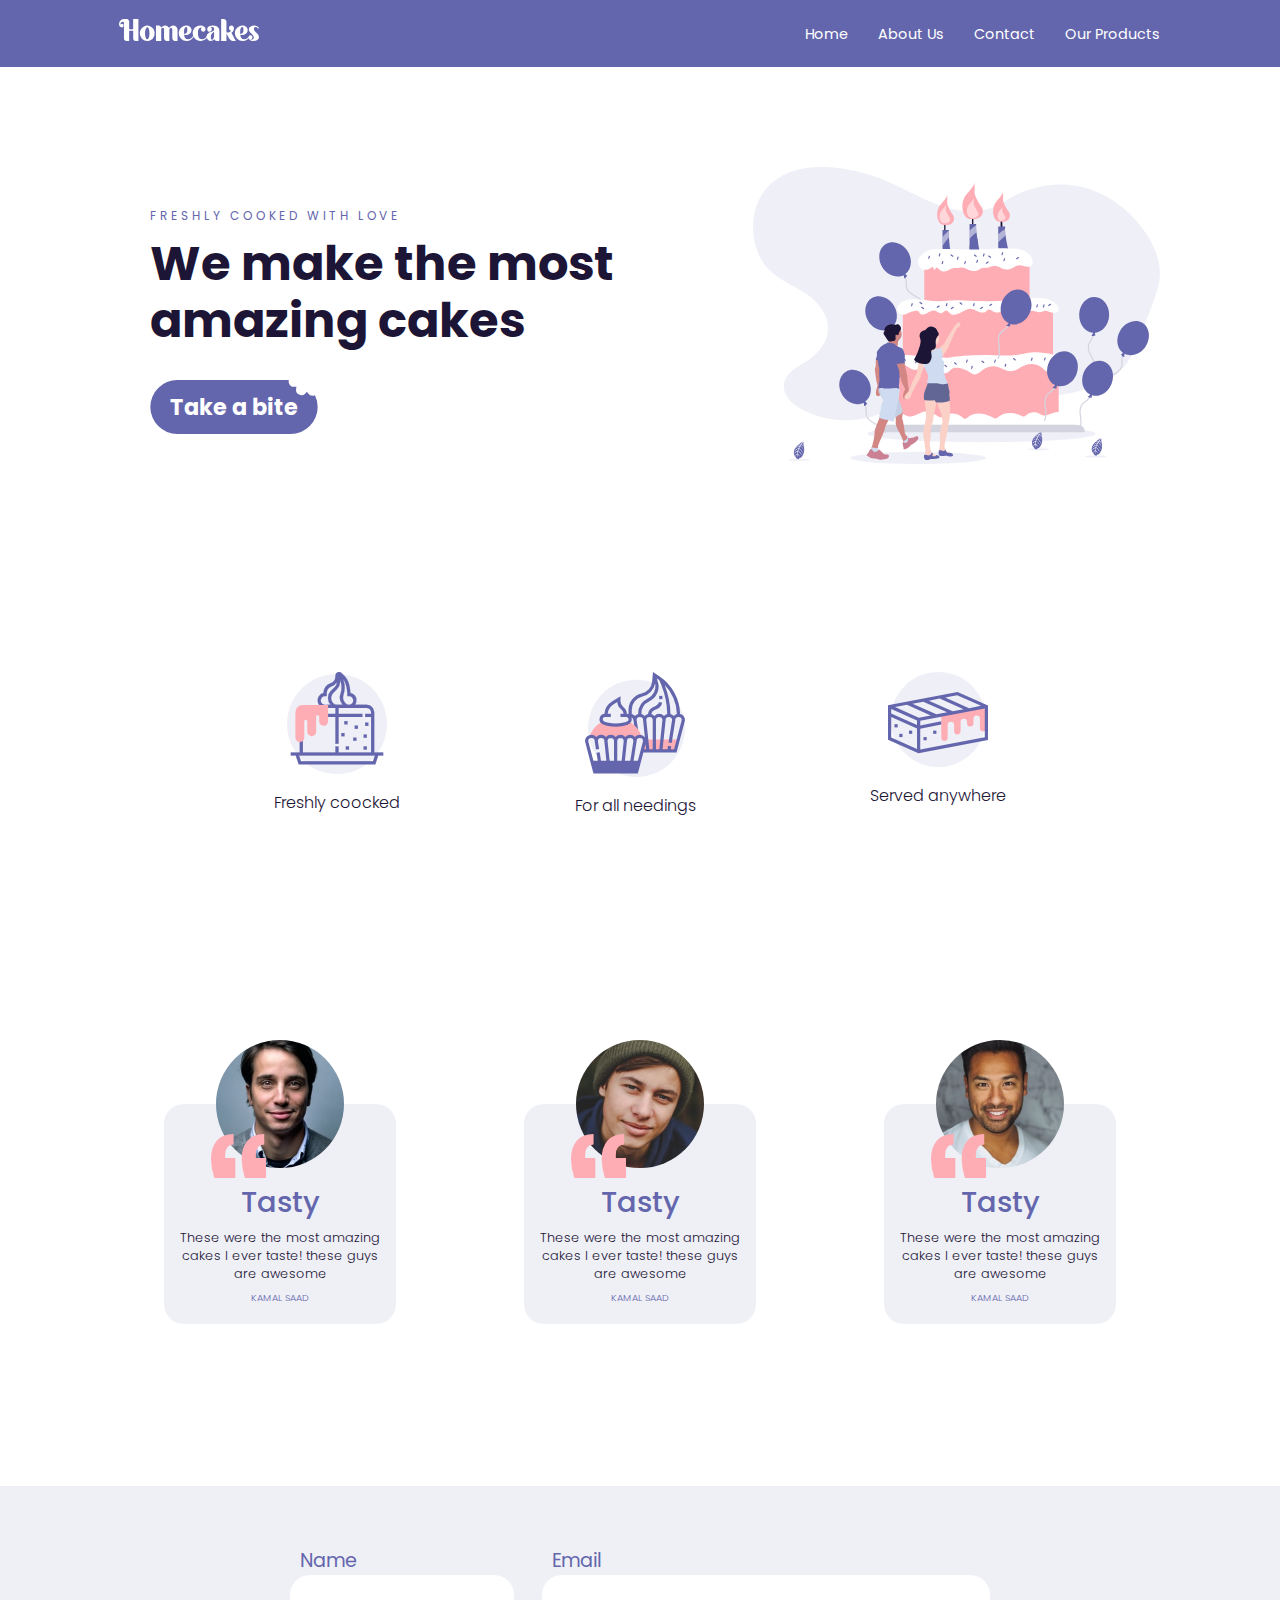
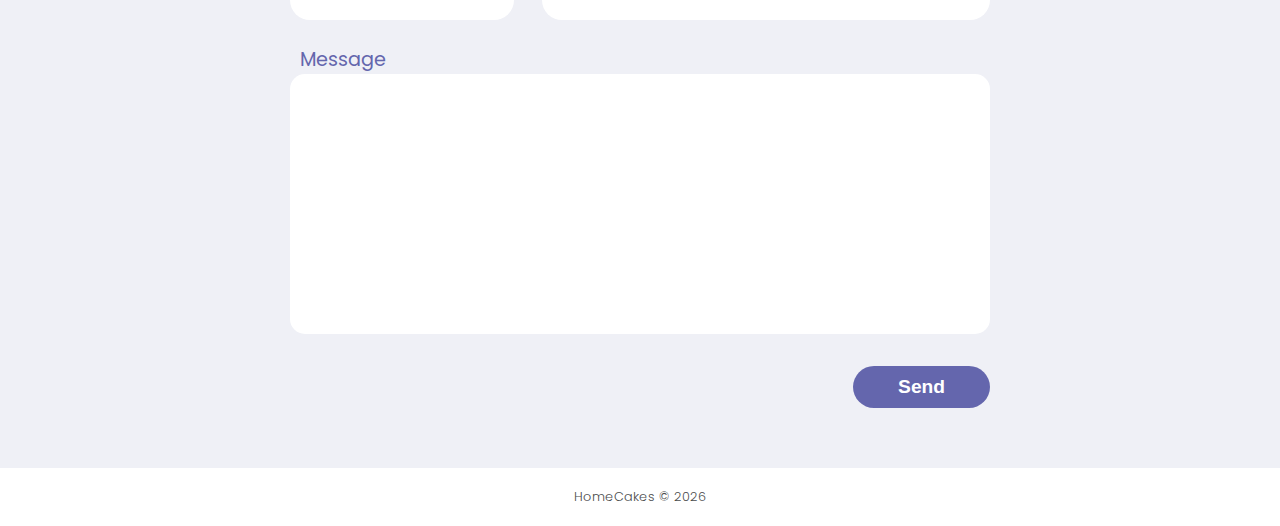
<file: index.html>
<!DOCTYPE html>
<html lang="en">

<head>
	<meta charset="UTF-8">
	<meta http-equiv="X-UA-Compatible" content="IE=edge">

	<meta name="viewport" content="width=device-width, initial-scale=1.0">

	<title>HomeCakes</title>
	<link rel="stylesheet" href="css/main.css">
	<link rel="icon" href="img/fav.svg">
</head>

<body>

	<!------------------Header -->
	<header>
		<div class="container">
			<div class="navbar">
				<a href="index.html"><img src="img/logo.svg" alt="" class="logo"></a>
				<img id="menu-icon" src="img/menu.svg" alt="" class="mobile-menu-img push small-icon">
			</div>
			<nav id="menu-nav" class="main-nav">
				<ul id="menu-ul" class="menu-ul">
					<!--Create about, product product.html , contact html pages -->
					<li><img id="close-icon" src="img/exit.svg" alt="" class="close-mobile-icon small-icon"></li>
					<li><a href="index.html" class="home">Home</a></li>
					<li><a href="about.html" class="about-us">About Us</a></li>
					<li><a href="index.html#contact" class="contact">Contact</a></li>
					<li><a href="#">Our Products</a></li>

					<li class="terms"><a href="#">Terms and Conditions</a></li>
				</ul>
			</nav>
		</div>
	</header>


	<!-------------------Herooooooooo Section -->
	<section class="">
		<div class="container hero">
			<div class="left-side">
				<h4 class="sub-header">freshly cooked with love</h4>
				<h1>We make the most amazing cakes</h1>
				<a href="product.html" class="primary-cta">Take a bite</a>
				<!--Go to product-->

			</div>


			<svg version="1.1" class="hero-img" xmlns="http://www.w3.org/2000/svg"
				xmlns:xlink="http://www.w3.org/1999/xlink" x="0px" y="0px" viewBox="0 0 710 518.3"
				style="enable-background:new 0 0 710 518.3;" xml:space="preserve">
				<style type="text/css">
					.st0 {
						opacity: 0.1;
						fill: #6466AD;
						enable-background: new;
					}

					.st1 {
						fill: #D3D4DF;
					}

					.st2 {
						fill: #6466AD;
					}

					.st3 {
						fill: #1D1536;
					}

					.st4 {
						fill: #FFADB5;
					}

					.st5 {
						opacity: 0.5;
						fill: #FFFFFF;
						enable-background: new;
					}

					.st6 {
						fill: #FFFFFF;
					}

					.st7 {
						opacity: 0.1;
						enable-background: new;
					}

					.st8 {
						fill: #FBD0C6;
					}

					.st9 {
						fill: #D28784;
					}

					.st10 {
						fill: #626695;
					}

					.st11 {
						opacity: 5.000000e-02;
						fill: #1D1536;
						enable-background: new;
					}

					.st12 {
						fill: #CFDBF0;
					}

					.st13 {
						fill: #CB8093;
					}

					.st14 {
						opacity: 5.000000e-02;
						enable-background: new;
					}

					.st15 {
						opacity: 0.1;
					}
				</style>
				<path class="st0" d="M437.3,60.5c-30.5,21.3-70,20-104.6,8.8s-66.4-30.9-100.2-44.9c-28.1-11.7-57.7-19.5-88-23
				c-43-4.9-91,1.1-121,35.6C-9.9,75.5-7.3,144.7,28.8,180c18.4,17.9,42.4,26.7,63.4,40.7s40.4,37.3,38.6,64.3
				c-1.7,25-20.9,44.2-40.8,56.3c-15.4,9.3-34.3,19.5-36.2,38.8c-1.8,18.6,14.1,33.3,29.3,41.6c50,27.1,110.3,26.8,160-0.7
				c17.6-9.8,33.8-22.9,52.3-30.6c48.5-20.1,102,0.1,153.4,7.5c43.7,6.2,88.1,3,130.4-9.5c25.4-7.5,51-19,68.8-40.4
				c12.9-15.4,20.9-35,28.5-54.3c8-20.6,15.8-41.3,23.2-62.1c4.5-12.5,8.8-25.3,10-38.7c2.1-24.3-6.7-48.3-18.6-68.8
				c-28.4-48.6-76.2-82.8-127.9-91.5S456.7,40.9,416.5,78" />
				<g id="Ballon2">
					<path class="st1"
						d="M598.2,354.4l-1.8-1.1c1.7-3-2.9-15.6-6.7-22c-2.4-3.8-4.1-7.9-5.1-12.3c-1.2-6.1-0.1-11.4,3.4-15.8
					c7.3-9,7.2-26.2,7.2-26.4h2.1c0,0.7,0.1,18.1-7.7,27.7c-5.2,6.4-4.5,15,1.8,25.6C594.5,335.3,600.9,349.8,598.2,354.4z" />
					<path class="st2" d="M621.5,258.7c0.5-17.2-10.8-31.5-25.3-31.9s-26.6,13.2-27,30.5c-0.5,16.7,10.2,30.7,24,31.9
					c-0.2,1.7-1,3.4-2.2,4.7c-2.1,2.1,6.6,0.2,6.6,0.2c-0.6-1.6-0.9-3.2-0.9-4.9C610.1,288.1,621,275,621.5,258.7z" />
				</g>
				<g id="Ballon1">
					<path class="st1"
						d="M609.1,378.3l2.1,0.1c0.1-3.4,10.8-11.6,17.4-14.9c4-1.9,7.7-4.5,10.9-7.6c4.3-4.5,6.2-9.6,5.5-15.1
					c-1.3-11.5,8-26,8.1-26.1l-1.8-1.2c-0.4,0.6-9.8,15.3-8.4,27.5c0.9,8.2-4.2,15.1-15.2,20.6C622.5,364.2,609.3,373,609.1,378.3z" />
					<path class="st2" d="M640.9,285.1c8.8-14.8,26.1-20.8,38.5-13.4s15.3,25.4,6.5,40.2c-8.6,14.4-25.1,20.4-37.4,14
					c-0.7,1.6-1,3.4-0.7,5.1c0.6,2.9-5.7-3.4-5.7-3.4c1.3-1,2.5-2.2,3.4-3.6C634.6,316,632.5,299.1,640.9,285.1z" />
				</g>
				<g id="Ballon8">
					<path class="st1"
						d="M232.3,463.8l-2.1,0.1c-0.1-3.4-10.8-11.6-17.4-14.9c-4-1.9-7.7-4.5-10.9-7.6c-4.3-4.5-6.2-9.6-5.6-15.1
					c1.3-11.5-8-26-8.1-26.1l1.8-1.2c0.4,0.6,9.8,15.3,8.4,27.5c-0.9,8.2,4.2,15.1,15.2,20.6C218.9,449.7,232.1,458.5,232.3,463.8z" />
					<path class="st2" d="M200.6,370.5c-8.8-14.8-26.1-20.8-38.5-13.4s-15.3,25.4-6.5,40.2c8.6,14.4,25.1,20.4,37.4,14
					c0.7,1.6,1,3.4,0.7,5.1c-0.6,2.9,5.7-3.4,5.7-3.4c-1.3-1-2.5-2.2-3.4-3.6C206.8,401.5,208.9,384.6,200.6,370.5z" />
				</g>
				<g id="Ballon6">
					<path class="st1"
						d="M302.2,241.1l-2.1,0.1c-0.1-3.4-10.8-11.6-17.4-14.9c-4-1.9-7.7-4.5-10.9-7.6c-4.3-4.5-6.2-9.6-5.5-15.1
					c1.3-11.5-8-26-8.1-26.1l1.8-1.2c0.4,0.6,9.8,15.2,8.4,27.5c-0.9,8.2,4.2,15.1,15.2,20.6C288.8,227,301.9,235.8,302.2,241.1z" />
					<path class="st2" d="M270.4,147.9c-8.8-14.8-26.1-20.8-38.5-13.4s-15.3,25.4-6.5,40.2c8.6,14.4,25.1,20.4,37.4,14
					c0.7,1.6,1,3.4,0.7,5.1c-0.6,2.9,5.7-3.4,5.7-3.4c-1.3-1-2.5-2.2-3.4-3.6C276.6,178.8,278.8,161.9,270.4,147.9z" />
				</g>
				<g id="Ballon7">
					<path class="st1"
						d="M277.8,335.3l-2.1,0.1c-0.1-3.4-10.8-11.6-17.4-14.9c-4-1.9-7.7-4.5-10.9-7.6c-4.3-4.5-6.2-9.6-5.6-15.1
					c1.3-11.5-8-26-8.1-26.1l1.8-1.1c0.4,0.6,9.8,15.2,8.4,27.5c-0.9,8.1,4.2,15.1,15.2,20.6C264.4,321.2,277.6,330,277.8,335.3z" />
					<path class="st2" d="M246,242.1c-8.8-14.8-26.1-20.8-38.5-13.4s-15.3,25.4-6.5,40.2c8.6,14.4,25.1,20.4,37.4,14
					c0.7,1.6,1,3.4,0.7,5.1c-0.6,2.9,5.7-3.4,5.7-3.4c-1.3-1-2.5-2.2-3.4-3.6C252.2,273,254.4,256.1,246,242.1z" />
				</g>
				<g id="Ballon3">
					<path class="st1"
						d="M570.2,460l-1.3-1.6c2.7-2.2,2.8-15.6,1.5-22.9c-0.9-4.4-1-8.8-0.4-13.3c1-6.2,4-10.7,8.8-13.5
					c10-5.9,16-22,16-22.2l2,0.7c-0.2,0.7-6.3,17-16.9,23.3c-7.1,4.2-9.5,12.4-7.3,24.6C573.5,440.8,574.3,456.6,570.2,460z" />
					<path class="st2" d="M625.6,378.5c6.5-16,0.9-33.3-12.5-38.8s-29.5,3-36,19c-6.3,15.5-1.2,32.3,11.3,38.3c-0.8,1.5-2.1,2.8-3.7,3.6
					c-2.7,1.3,6.1,2.5,6.1,2.5c0-1.7,0.3-3.3,0.8-4.9C604.7,402.1,619.4,393.7,625.6,378.5z" />
				</g>
				<ellipse class="st0" cx="398.9" cy="465.5" rx="199.2" ry="14.8" />
				<polygon class="st3" points="382.1,79.8 382.1,103.1 384.5,103.1 384.5,78.7 " />
				<polygon class="st3" points="432,86 432,107.6 435.4,107.6 434.6,83.6 " />
				<polygon class="st3" points="335.9,90.1 333.6,92.6 333.6,113.6 335.9,113.6 " />
				<path class="st2" d="M345.3,152.1h-14.6V110h11.3c-0.1,0.3-0.2,0.7-0.2,1c-0.4,2.4-0.3,7,0.1,12.2
				C342.7,135.7,345.3,152.1,345.3,152.1z" />
				<path class="st2" d="M396.3,152.1l-18.4,2.2V99.5h11.6c-0.1,0.6-0.1,1.3-0.2,2.1c0,4.1,0.2,8.3,0.7,12.4c0.4,3.6,0.9,7.4,1.5,11.2
				c0.4,3,0.9,5.9,1.4,8.7C394.7,144,396.3,152.1,396.3,152.1z" />
				<path class="st2" d="M445.9,146.4l-18,1.5V104h12.4c-0.5,1.4-0.7,3-0.6,4.5c0.1,3.6,0.4,7.2,1,10.8
				C442.3,131.7,445.9,146.4,445.9,146.4z" />
				<g id="flame3">
					<path class="st4" d="M338.9,47.5c0,0,1.1,4.5-10.7,16.9s-7.1,37.3,5.5,36.6c0,0,11.8,1.9,16-6.1c1.8-3.5,1.5-7.8-0.8-11
					c-3.9-5.7-11.4-17.8-10-23.5L338.9,47.5z" />
					<path class="st5" d="M336.5,64.6c0,0,0.7,2.8-6.7,10.6s-4.5,23.3,3.4,22.9c0,0,7.5,1.2,10.1-4c1-2.2,0.8-4.7-0.6-6.7
					c-2.3-3.4-6.6-10.2-6.3-14c0-0.6,0.1-1.2,0.1-1.8V64.6z" />
				</g>
				<g id="flame1">
					<path class="st4" d="M436.5,41.9c0,0,1.1,4.5-10.7,16.9s-7.1,37.3,5.4,36.6c0,0,11.8,1.9,16-6.1c1.8-3.5,1.5-7.8-0.8-11
					c-3.9-5.7-11.4-17.8-10-23.5V41.9z" />
					<path class="st5" d="M435,68.7c0,0,0.5,2.1-5,7.9s-3.3,17.5,2.5,17.1c0,0,5.5,0.9,7.5-2.8c0.8-1.6,0.7-3.6-0.4-5.1
					c-1.8-2.7-5.3-8.3-4.7-11V68.7z" />
				</g>
				<g id="flame2">
					<path class="st4" d="M386.7,25.6c0,0,1.4,5.5-13,20.5s-8.7,45.4,6.6,44.5c0,0,14.3,2.4,19.4-7.4c2.2-4.3,1.8-9.4-0.9-13.3
					c-4.7-6.9-13.8-21.6-12.1-28.6V25.6z" />
					<path class="st5" d="M385.2,52.8c0,0,0.8,3.1-7.3,11.5s-4.8,25.3,3.7,24.8c0,0,8,1.3,10.8-4.1c1.2-2.4,1-5.3-0.5-7.4
					c-2.6-3.9-7.7-12-6.8-15.9V52.8z" />
				</g>
				<path class="st5"
					d="M341.8,123.2c-4,4.5-7.7,9.3-11.1,14.2v-14.9c3.2-3.9,7.8-8.5,11-11.5C341.2,113.4,341.3,118,341.8,123.2z" />
				<path class="st5"
					d="M390.1,114c-4.3,3.4-8.4,7.1-12.2,11.1v-14.2c3.5-3.5,7.3-6.6,11.5-9.3C389.4,105.8,389.6,109.9,390.1,114z" />
				<path class="st2"
					d="M393,133.9c-4.5,4-10.8,9.6-15.1,13.5v-10.2c4.5-4.1,10-8.9,13.7-12.1C392.1,128.2,392.5,131.1,393,133.9z" />
				<path class="st5"
					d="M440.6,119.4c-4.3,3.6-9.4,8.6-12.7,12.1v-14.2c3.6-3.4,7.5-6.3,11.8-8.7C439.7,112.2,440,115.8,440.6,119.4z" />
				<rect x="298.9" y="162.2" class="st4" width="183.7" height="84.1" />
				<path class="st6" d="M306.2,145.4c0,0-30.1,13.4-14,30.2c3.6,3.7,9,4.8,13.7,2.9c3-1.2,6-2.7,6.3-3.9c0.8-2.6,3.9,5.1,4.9,5.1
				s1.3-5.8,4.5-4.1c2.8,1.5,7.6,11.7,21.9,3.3c3.5-2,7.5-2.9,11.6-2.5c1.8,0.1,3.5,0,5.2-0.4c4-1,8.2-0.4,11.8,1.7
				c5.4,3.2,14.1,6.2,22.8,1c2.9-1.8,6.3-2.7,9.7-2.7c2.9,0.1,5.8-0.4,8.5-1.6c6.3-2.6,13.4-2,19.2,1.5c5.8,3.4,14,4.9,24.6-2
				c4.1-2.7,9.2-3.3,13.8-1.7c7.7,2.6,18.4,4.2,17.4-7c-1.5-17.4-22.1-22.5-30.8-22.7s-22.9-1.7-39,0s-49,1.5-49,1.5
				S314.2,141.6,306.2,145.4z" />
				<rect x="261.4" y="246.3" class="st4" width="262.1" height="102.9" />
				<path class="st6" d="M324.6,234.1c-20.1,0.1-40.9-7.4-59.8-0.8c-6.9,2.4-13.9,8.2-13.1,15.4c0.7,5.1,4.9,9,10,9.2
				c4.4,0.1,8.2-2.6,12.3-4.3c3.5-1.5,7.2-2.4,11-2.6c1.1-0.1,2.2,0,3.1,0.5c1.3,0.8,1.8,2.3,2.7,3.5c2.9,3.6,8.7,2.3,12.8,0
				s8.2-5.5,12.8-4.6c4.4,0.9,8,5.6,12.4,4.6c3.6-0.8,6.2-5.1,9.7-4.3c2.1,0.5,3.3,2.8,4.9,4.3c4.7,4.7,12.7,2.7,18.5-0.5
				s11.6-7.7,18.2-7.2c4.7,0.4,8.8,3.2,13.1,5.1s9.8,2.8,13.4-0.4c1.1-1,2-2.4,3.3-3c2.6-1.3,5.6,0.5,8,2.1c3.9,2.4,9,4.3,12.9,1.9
				c1.3-0.8,2.4-2.1,3.7-2.8c3.1-1.7,7-0.5,10.3,0.8c8.2,3.1,17,6.5,25.6,4.6c5.6-1.2,10.7-4.7,16.4-4.7s11.5,3.6,17,1.9
				c1.3-0.4,2.5-1.1,3.9-1.5c2.5-0.7,5.2,0,7.7,0.8c3.3,1.1,6.6,2.5,10,2.5s7.3-1.9,8.1-5.2c0.6-2.6-0.6-5.3-2.2-7.4
				c-5.6-7.8-15.3-11.9-24.9-12.9s-19.2,0.4-28.8,1.6c-39.4,4.7-79.6,4-119.1,1.8C347,231.7,335.9,234,324.6,234.1z" />
				<rect x="243.6" y="339.9" class="st4" width="289.8" height="119.4" />
				<path class="st6" d="M338.1,332.9c-26.8-2-53.5-4-80.3-5.9c-4.6-0.3-9.4-0.6-13.9,0.7s-8.6,4.7-9.6,9.2c-1.4,6.9,6.7,13.7,13.3,11
				c2.4-1,4.4-2.9,6.8-3.8c10.8-4,21.2,13.9,31.7,9.3c1.9-0.8,3.4-2.3,5.2-3.3c7.5-4.4,16.9,0,24.5,4.2s17.1,8.4,24.5,3.8
				c3.2-2,5.4-5.4,8.8-6.9c2.7-1.2,5.8-1.1,8.8-0.7c6.7,1,13.2,3.4,18.9,7c2.9,1.8,5.7,4,9,4.4c6.4,0.7,11.4-5.1,16.6-8.8
				c7.3-5.1,16.4-6.6,24.9-4.2c7.4,2.1,14.1,7.2,21.8,7.4c9.7,0.1,17.5-7.5,26.7-10.8c10-3.4,21-1.5,29.2,5.1c2.5,2.1,4.8,4.6,7.7,6.1
				s7,1.5,9-1.1c1-1.2,1.4-2.9,2.4-4.1c4.2-4.9,13.4,1.6,18.6-2.4c1.2-1,2-2.3,2.3-3.9c1.3-5.1-1.9-10.5-6.3-13.4s-9.8-3.9-15-4.8
				c-12.6-2.2-25.3-4.4-38-3.3c-9.2,0.8-18.3,3.3-27.5,4.5c-13.1,1.7-26.4,0.7-39.6,0.2c-28.3-0.9-56.6,0.8-84.5,5.2" />
				<path class="st6" d="M564,454.4l-63.8,3.2c-17.9,0.9-35.8,1.8-53.8,1.5c-15.1-0.3-30.3-1.5-45.4-2c-31.9-1-63.8,1.2-95.6-1.3
				c-10.2-0.8-20.3-2.1-30.5-2.7c-11.5-0.6-23-0.4-34.4,0.7c-2.4,0.2-6.2,1.5-8.6,1c-2.6-0.5-1.6-0.8-0.7-3.2c0.2-0.7,0.5-1.4,0.6-2.2
				c0.6-3,1-6,1.1-9c0.4-3.9,0.9-8.2,4.2-10.9c2.6-2.1,6.1-2.5,9.4-2.4c5,0.2,10,1.3,14.5,3.5c3.5,1.7,6.9,4,10.8,4.6
				c10.1,1.7,18.8-7.8,29-8.5c8.2-0.6,15.6,4.5,22.6,8.8c1.4,0.8,2.9,1.6,4.4,1.4c1.3-0.3,2.5-1,3.5-1.9c10-7.4,25.4-6.5,34.5,2
				c0.9,1,2,1.8,3.3,2.3c2.6,0.7,4.9-1.5,7-3.3c11.1-9.4,28.2-6.5,41,0.4c2.4,1.3,5,2.8,7.6,2.1c1.8-0.5,3.1-1.8,4.5-2.9
				c10.9-8.9,27.2-7.2,39.9-1.3c1.2,0.7,2.5,1,3.9,1c1.6-0.2,2.9-1.4,4.1-2.5c6.2-5,14.8-6.1,22-2.7c2,1,3.9,2.3,6,2.9
				c6.1,1.9,12.2-1.9,18.3-3.8c16.5-5.2,34,3.7,39.5,20.1C563.3,451,563.7,452.7,564,454.4z" />
				<path class="st7" d="M564,454.4l-63.8,3.2c-17.9,0.9-35.8,1.8-53.8,1.5c-15.1-0.3-30.3-1.5-45.4-2c-31.9-1-63.8,1.2-95.6-1.3
				c-10.2-0.8-20.3-2.1-30.5-2.7c-11.5-0.6-23-0.4-34.4,0.7c-2.4,0.2-6.2,1.5-8.6,1c-2.6-0.5-1.6-0.8-0.7-3.2c0.2-0.7,0.5-1.4,0.6-2.2
				h330.9C563.3,451.1,563.7,452.7,564,454.4z" />
				<path class="st1"
					d="M223.6,450h344.1c6.2,0,11.2,5,11.2,11.2l0,0v1.5H212.4v-1.5C212.4,455,217.4,450,223.6,450L223.6,450z" />
				<path class="st2" d="M305.8,159.2l1.1-3.7c0.1-0.5,0.7-0.8,1.1-0.6l0.2,0.1c0.5,0.1,0.8,0.7,0.6,1.1l-1.1,3.7
				c-0.1,0.5-0.7,0.8-1.1,0.6l-0.2-0.1C305.9,160.2,305.7,159.7,305.8,159.2z" />
				<path class="st2" d="M275.8,241.8l1.1-3.7c0.1-0.5,0.7-0.8,1.1-0.6l0.2,0.1c0.5,0.1,0.8,0.7,0.6,1.1l-1.1,3.7
				c-0.1,0.5-0.7,0.8-1.1,0.6l-0.2-0.1C275.9,242.8,275.7,242.3,275.8,241.8z" />
				<path class="st2" d="M243.7,337.5l1.1-3.7c0.1-0.5,0.7-0.8,1.1-0.6l0.2,0.1c0.5,0.1,0.8,0.7,0.6,1.1l-1.1,3.7
				c-0.1,0.5-0.7,0.8-1.1,0.6l-0.2-0.1C243.8,338.5,243.5,338,243.7,337.5z" />
				<path class="st2" d="M324,343.9l1.1-3.7c0.1-0.5,0.7-0.8,1.1-0.6l0.2,0.1c0.5,0.1,0.8,0.7,0.6,1.1l-1.1,3.7
				c-0.1,0.5-0.7,0.8-1.1,0.6l-0.2-0.1C324.2,344.9,323.9,344.4,324,343.9z" />
				<path class="st2" d="M371.7,340.3l1.1-3.7c0.1-0.5,0.7-0.8,1.1-0.6l0.2,0.1c0.5,0.1,0.8,0.7,0.6,1.1l-1.1,3.7
				c-0.1,0.5-0.7,0.8-1.1,0.6l-0.2-0.1C371.9,341.3,371.6,340.8,371.7,340.3z" />
				<path class="st2" d="M439,347.6l1.1-3.7c0.1-0.5,0.7-0.8,1.1-0.6l0.2,0.1c0.5,0.1,0.8,0.7,0.6,1.1l-1.1,3.7
				c-0.1,0.5-0.7,0.8-1.1,0.6l-0.2-0.1C439.1,348.5,438.9,348,439,347.6z" />
				<path class="st2" d="M485,336.9l1.1-3.7c0.1-0.5,0.7-0.8,1.1-0.6l0.2,0.1c0.5,0.1,0.8,0.7,0.6,1.1l-1.1,3.7
				c-0.1,0.5-0.7,0.8-1.1,0.6l-0.2-0.1C485.1,337.9,484.9,337.4,485,336.9z" />
				<path class="st2" d="M283,341.5l1.1-3.7c0.1-0.5,0.7-0.8,1.1-0.6l0.2,0.1c0.5,0.1,0.8,0.7,0.6,1.1l-1.1,3.7
				c-0.1,0.5-0.7,0.8-1.1,0.6l-0.2-0.1C283.1,342.5,282.8,342,283,341.5z" />
				<path class="st2" d="M380.5,351.1l1.1-3.7c0.1-0.5,0.7-0.8,1.1-0.6l0.2,0.1c0.5,0.1,0.8,0.7,0.6,1.1l-1.1,3.7
				c-0.1,0.5-0.7,0.8-1.1,0.6l-0.2-0.1C380.6,352.1,380.4,351.6,380.5,351.1z" />
				<path class="st2" d="M420.8,340.3l1.1-3.7c0.1-0.5,0.7-0.8,1.1-0.6l0.2,0.1c0.5,0.1,0.8,0.7,0.6,1.1l-1.1,3.7
				c-0.1,0.5-0.7,0.8-1.1,0.6l-0.2-0.1C420.9,341.3,420.6,340.8,420.8,340.3z" />
				<path class="st2" d="M507.8,336.6l1.1-3.7c0.1-0.5,0.7-0.8,1.1-0.6l0.2,0.1c0.5,0.1,0.8,0.7,0.6,1.1l-1.1,3.7
				c-0.1,0.5-0.7,0.8-1.1,0.6l-0.2-0.1C507.9,337.6,507.6,337.1,507.8,336.6z" />
				<path class="st2" d="M410.5,154.9l0.1-0.2c0.3-0.4,0.9-0.5,1.3-0.2l3.1,2.3c0.4,0.3,0.5,0.9,0.2,1.3l-0.1,0.2
				c-0.3,0.4-0.9,0.5-1.3,0.2l-3.1-2.3C410.3,155.9,410.2,155.3,410.5,154.9z" />
				<path class="st2" d="M385.5,153.1l0.1-0.2c0.3-0.4,0.9-0.5,1.3-0.2l3.1,2.3c0.4,0.3,0.5,0.9,0.2,1.3l-0.1,0.2
				c-0.3,0.4-0.9,0.5-1.3,0.2l-3.1-2.3C385.3,154,385.2,153.5,385.5,153.1z" />
				<path class="st2" d="M344.8,153l0.1-0.2c0.3-0.4,0.9-0.5,1.3-0.2l3.1,2.3c0.4,0.3,0.5,0.9,0.2,1.3l-0.1,0.2
				c-0.3,0.4-0.9,0.5-1.3,0.2l-3.1-2.3C344.6,154,344.5,153.5,344.8,153z" />
				<path class="st2" d="M290.6,235.9l0.1-0.2c0.3-0.4,0.9-0.5,1.3-0.2l3.1,2.3c0.4,0.3,0.5,0.9,0.2,1.3l-0.1,0.2
				c-0.3,0.4-0.9,0.5-1.3,0.2l-3.1-2.3C290.3,236.9,290.3,236.3,290.6,235.9z" />
				<path class="st2" d="M293.6,244.3l0.1-0.2c0.3-0.4,0.9-0.5,1.3-0.2l3.1,2.3c0.4,0.3,0.5,0.9,0.2,1.3l-0.1,0.2
				c-0.3,0.4-0.9,0.5-1.3,0.2l-3.1-2.3C293.4,245.3,293.3,244.7,293.6,244.3z" />
				<path class="st2" d="M360.5,236.6l0.1-0.2c0.3-0.4,0.9-0.5,1.3-0.2l3.1,2.3c0.4,0.3,0.5,0.9,0.2,1.3l-0.1,0.2
				c-0.3,0.4-0.9,0.5-1.3,0.2l-3.1-2.3C360.3,237.6,360.2,237,360.5,236.6z" />
				<path class="st2" d="M334,345.6l0.1-0.2c0.3-0.4,0.9-0.5,1.3-0.2l3.1,2.3c0.4,0.3,0.5,0.9,0.2,1.3l-0.1,0.2
				c-0.3,0.4-0.9,0.5-1.3,0.2l-3.1-2.3C333.8,346.6,333.7,346,334,345.6z" />
				<path class="st2" d="M433,240.9l0.1-0.2c0.3-0.4,0.9-0.5,1.3-0.2l3.1,2.3c0.4,0.3,0.5,0.9,0.2,1.3l-0.1,0.2
				c-0.3,0.4-0.9,0.5-1.3,0.2l-3.1-2.3C432.8,241.9,432.7,241.3,433,240.9z" />
				<path class="st2" d="M462.8,244.9l0.1-0.2c0.3-0.4,0.9-0.5,1.3-0.2l3.1,2.3c0.4,0.3,0.5,0.9,0.2,1.3l-0.1,0.2
				c-0.3,0.4-0.9,0.5-1.3,0.2l-3.1-2.3C462.6,245.9,462.5,245.3,462.8,244.9z" />
				<path class="st2" d="M453.8,333.9l0.1-0.2c0.3-0.4,0.9-0.5,1.3-0.2l3.1,2.3c0.4,0.3,0.5,0.9,0.2,1.3l-0.1,0.2
				c-0.3,0.4-0.9,0.5-1.3,0.2l-3.1-2.3C453.6,334.8,453.5,334.3,453.8,333.9z" />
				<path class="st2" d="M515.2,344.4l0.1-0.2c0.3-0.4,0.9-0.5,1.3-0.2l3.1,2.3c0.4,0.3,0.5,0.9,0.2,1.3l-0.1,0.2
				c-0.3,0.4-0.9,0.5-1.3,0.2l-3.1-2.3C515,345.4,514.9,344.9,515.2,344.4z" />
				<path class="st2" d="M306.9,338.4l0.1-0.2c0.3-0.4,0.9-0.5,1.3-0.2l3.1,2.3c0.4,0.3,0.5,0.9,0.2,1.3l-0.1,0.2
				c-0.3,0.4-0.9,0.5-1.3,0.2l-3.1-2.3C306.7,339.4,306.6,338.8,306.9,338.4z" />
				<path class="st2" d="M262.2,334.4l0.1-0.2c0.3-0.4,0.9-0.5,1.3-0.2l3.1,2.3c0.4,0.3,0.5,0.9,0.2,1.3l-0.1,0.2
				c-0.3,0.4-0.9,0.5-1.3,0.2l-3.1-2.3C262,335.4,261.9,334.8,262.2,334.4z" />
				<path class="st2" d="M350.9,341.3l0.1-0.2c0.3-0.4,0.9-0.5,1.3-0.2l3.1,2.3c0.4,0.3,0.5,0.9,0.2,1.3l-0.1,0.2
				c-0.3,0.4-0.9,0.5-1.3,0.2l-3.1-2.3C350.7,342.3,350.6,341.8,350.9,341.3z" />
				<path class="st2" d="M398.8,338.4l0.1-0.2c0.3-0.4,0.9-0.5,1.3-0.2l3.1,2.3c0.4,0.3,0.5,0.9,0.2,1.3l-0.1,0.2
				c-0.3,0.4-0.9,0.5-1.3,0.2l-3.1-2.3C398.6,339.4,398.5,338.8,398.8,338.4z" />
				<path class="st2" d="M459.4,159.3l3.2-2.2c0.4-0.3,1-0.2,1.3,0.2l0.1,0.2c0.3,0.4,0.2,1-0.2,1.3l-3.2,2.2c-0.4,0.3-1,0.2-1.3-0.2
				l-0.1-0.2C458.9,160.2,459,159.6,459.4,159.3z" />
				<path class="st2" d="M406.6,167.1l3.2-2.2c0.4-0.3,1-0.2,1.3,0.2l0.1,0.2c0.3,0.4,0.2,1-0.2,1.3l-3.2,2.2c-0.4,0.3-1,0.2-1.3-0.2
				l-0.1-0.2C406,168,406.1,167.4,406.6,167.1z" />
				<path class="st2" d="M321,244l3.2-2.3c0.4-0.3,1-0.2,1.3,0.2l0.1,0.2c0.3,0.4,0.2,1-0.2,1.3l-3.2,2.3c-0.4,0.3-1,0.2-1.3-0.2
				l-0.1-0.2C320.4,244.8,320.5,244.3,321,244z" />
				<path class="st2" d="M345.6,246.2l3.2-2.2c0.4-0.3,1-0.2,1.3,0.2l0.1,0.2c0.3,0.4,0.2,1-0.2,1.3l-3.2,2.2c-0.4,0.3-1,0.2-1.3-0.2
				l-0.1-0.2C345.1,247,345.2,246.5,345.6,246.2z" />
				<path class="st2" d="M396.7,246.2l3.2-2.2c0.4-0.3,1-0.2,1.3,0.2l0.1,0.2c0.3,0.4,0.2,1-0.2,1.3l-3.2,2.2c-0.4,0.3-1,0.2-1.3-0.2
				l-0.1-0.2C396.2,247,396.3,246.5,396.7,246.2z" />
				<path class="st2" d="M412.6,240.8l3.2-2.2c0.4-0.3,1-0.2,1.3,0.2l0.1,0.2c0.3,0.4,0.2,1-0.2,1.3l-3.2,2.2c-0.4,0.3-1,0.2-1.3-0.2
				l-0.1-0.2C412.1,241.6,412.2,241.1,412.6,240.8z" />
				<path class="st2" d="M450.4,242.8l3.2-2.2c0.4-0.3,1-0.2,1.3,0.2l0.1,0.2c0.3,0.4,0.2,1-0.2,1.3l-3.2,2.2c-0.4,0.3-1,0.2-1.3-0.2
				l-0.1-0.2C449.9,243.7,450,243.1,450.4,242.8z" />
				<path class="st2" d="M478,238.5l3.2-2.2c0.4-0.3,1-0.2,1.3,0.2l0.1,0.2c0.3,0.4,0.2,1-0.2,1.3l-3.2,2.2c-0.4,0.3-1,0.2-1.3-0.2
				l-0.1-0.2C477.5,239.3,477.6,238.8,478,238.5z" />
				<path class="st2" d="M515.4,240.8l3.2-2.2c0.4-0.3,1-0.2,1.3,0.2l0.1,0.2c0.3,0.4,0.2,1-0.2,1.3l-3.2,2.2c-0.4,0.3-1,0.2-1.3-0.2
				l-0.1-0.2C514.9,241.6,515,241.1,515.4,240.8z" />
				<path class="st2" d="M401.2,155l1.1-3.7c0.1-0.5,0.7-0.8,1.1-0.6l0.2,0.1c0.5,0.1,0.8,0.7,0.6,1.1l-1.1,3.7
				c-0.1,0.5-0.7,0.8-1.1,0.6l-0.2-0.1C401.3,156,401,155.5,401.2,155z" />
				<path class="st2" d="M433.5,153l1.1-3.7c0.1-0.5,0.7-0.8,1.1-0.6l0.2,0.1c0.5,0.1,0.8,0.7,0.6,1.1l-1.1,3.7
				c-0.1,0.5-0.7,0.8-1.1,0.6l-0.2-0.1C433.6,154,433.4,153.5,433.5,153z" />
				<path class="st2" d="M389.6,166.1l1.1-3.7c0.1-0.5,0.7-0.8,1.1-0.6l0.2,0.1c0.5,0.1,0.8,0.7,0.6,1.1l-1.1,3.7
				c-0.1,0.5-0.7,0.8-1.1,0.6l-0.2-0.1C389.7,167.1,389.5,166.6,389.6,166.1z" />
				<path class="st2" d="M329.1,168.4l1.1-3.7c0.1-0.5,0.7-0.8,1.1-0.6l0.2,0.1c0.5,0.1,0.8,0.7,0.6,1.1l-1.1,3.7
				c-0.1,0.5-0.7,0.8-1.1,0.6l-0.2-0.1C329.2,169.3,328.9,168.8,329.1,168.4z" />
				<path class="st2" d="M436.9,163.4l1.1-3.7c0.1-0.5,0.7-0.8,1.1-0.6l0.2,0.1c0.5,0.1,0.8,0.7,0.6,1.1l-1.1,3.7
				c-0.1,0.5-0.7,0.8-1.1,0.6l-0.2-0.1C437,164.3,436.7,163.8,436.9,163.4z" />
				<path class="st2" d="M324,155l1.1-3.7c0.1-0.5,0.7-0.8,1.1-0.6l0.2,0.1c0.5,0.1,0.8,0.7,0.6,1.1l-1.1,3.7c-0.1,0.5-0.7,0.8-1.1,0.6
				l-0.2-0.1C324.2,156,323.9,155.5,324,155z" />
				<path class="st2" d="M355.8,160.6l1.1-3.7c0.1-0.5,0.7-0.8,1.1-0.6l0.2,0.1c0.5,0.1,0.8,0.7,0.6,1.1l-1.1,3.7
				c-0.1,0.5-0.7,0.8-1.1,0.6l-0.2-0.1C355.9,161.6,355.7,161.1,355.8,160.6z" />
				<path class="st2" d="M336.4,241.8l1.1-3.7c0.1-0.5,0.7-0.8,1.1-0.6l0.2,0.1c0.5,0.1,0.8,0.7,0.6,1.1l-1.1,3.7
				c-0.1,0.5-0.7,0.8-1.1,0.6L337,243C336.5,242.8,336.3,242.3,336.4,241.8z" />
				<path class="st2" d="M383.9,241.8l1.1-3.7c0.1-0.5,0.7-0.8,1.1-0.6l0.2,0.1c0.5,0.1,0.8,0.7,0.6,1.1l-1.1,3.7
				c-0.1,0.5-0.7,0.8-1.1,0.6l-0.2-0.1C384,242.8,383.8,242.3,383.9,241.8z" />
				<path class="st2" d="M494.2,244l1.1-3.7c0.1-0.5,0.7-0.8,1.1-0.6l0.2,0.1c0.5,0.1,0.8,0.7,0.6,1.1l-1.1,3.7
				c-0.1,0.5-0.7,0.8-1.1,0.6l-0.2-0.1C494.3,245,494.1,244.5,494.2,244z" />
				<path class="st2" d="M505.8,244l1.1-3.7c0.1-0.5,0.7-0.8,1.1-0.6l0.2,0.1c0.5,0.1,0.8,0.7,0.6,1.1l-1.1,3.7
				c-0.1,0.5-0.7,0.8-1.1,0.6l-0.2-0.1C505.9,245,505.6,244.5,505.8,244z" />
				<path class="st2" d="M368.5,168.4l1.1-3.7c0.1-0.5,0.7-0.8,1.1-0.6l0.2,0.1c0.5,0.1,0.8,0.7,0.6,1.1l-1.1,3.7
				c-0.1,0.5-0.7,0.8-1.1,0.6l-0.2-0.1C368.6,169.3,368.4,168.8,368.5,168.4z" />
				<ellipse class="st0" cx="288.1" cy="507.7" rx="117.9" ry="10.6" />
				<ellipse class="st0" cx="80.4" cy="510.9" rx="18.8" ry="1.9" />
				<ellipse class="st0" cx="598.1" cy="505.1" rx="18.8" ry="1.9" />
				<ellipse class="st0" cx="498.1" cy="492.7" rx="18.8" ry="1.9" />
				<path class="st8" d="M356.1,281l-8.4,17.8c0,0-1.2,3.3-2,4s-4.4,11.2-4.4,11.2l-9,13.9l0,0l-0.6,0.9l-3.5-1l-2.5-9.2l0.1-2.7v-0.3
				c0,0,5.6-5.8,6.8-6.3c0,0,1,0.1,2.8-4.4s3.5-5.5,3.5-5.5l1-3.3l10.4-16.6c0,0,8.7-12.5,11.1-7S356.1,281,356.1,281z" />
				<path class="st9" d="M254.7,299.8c-0.5,1-0.8,2-1,3c-0.1,0.3-0.1,0.5-0.2,0.8c-0.6,3-1,6.7-1.2,8.9c-0.1,1.1-0.1,1.8-0.1,1.8
				s-21.1-1.4-17.4-4.9c0.9-1,1.6-2.2,1.9-3.5c0.1-0.4,0.2-0.8,0.3-1.1c0.2-0.9,0.3-1.8,0.3-2.7v-0.7c0-1.5,0-2.9-0.2-4.4
				c0,0,6.9,0,12,0.6C252.6,297.9,255.4,298.6,254.7,299.8z" />
				<path class="st8" d="M321.3,407.6c0,0.3-0.1,0.6-0.3,0.9c-1,1.4-6.4,30.3-6.4,30.3c0.4,2-0.8,5.8-1.6,7.6s-2.6,10.9-2.6,10.9
				s-0.4,19.7-1.6,22.8s0.4,9.7,0.4,9.7c-0.1,3,1.7,6.3,2.8,7.9c0.1,0.1,0.1,0.2,0.2,0.3c0.4,0.5,0.6,0.8,0.6,0.8
				c0.3,0.6,0.7,1.1,1.2,1.5c0.1,0.1,0.2,0.1,0.2,0.2c1.5,1,3.2,1.7,5,2.1h0.2c0.7,0.1,1.2,0.2,1.2,0.2l0.4,2.4l-4.7,1l-8.9,0.6
				c0,0-10.5,0.8-8.1-3.9c0.2-0.3,0.3-0.7,0.4-1l0,0c0.1-0.2,0.2-0.5,0.2-0.7c1.4-4.5,0.5-10,0.5-10l-2-16c-3.4-14.8,2.6-31.3,2.6-31.3
				s-0.5-1.3,0.6-4.7s0-10.7,0-10.7s-0.6-9.5-1.4-14.1c-0.3-2-0.4-4-0.3-5.9c0-1.2,0.1-2.3,0.3-3.5l20.1-2.7
				C320.5,402.4,321.5,405.8,321.3,407.6z" />
				<path class="st2" d="M325.3,507.5c-0.4,1.6-10.2,2.1-10.2,2.1s-5.5-0.5-7,0.8s-6,1-6.2,1s-2.5-0.1-3.5-4.4s1.2-4.9,1.3-4.9l0,0
				c1.9,0,3.8,0.4,5.6,1.1c3,1.1,5.2-1.9,5.2-1.9l1.7-3.2c0.4,0.5,0.6,0.8,0.6,0.8c0.3,0.7,0.9,1.3,1.5,1.7l-1.7,3.5
				c0,0,1.8,0.2,4.3,0.6c1.1,0.3,2.2-0.4,2.4-1.4c0-0.2,0.1-0.3,0.1-0.5c0-0.1,0-0.2,0-0.3c0,0,1.5,0.5,3.4,1
				C324.6,503.9,325.7,505.7,325.3,507.5z" />
				<path class="st8" d="M343.8,428.7c-0.2,1.4-0.5,5.1-0.5,5.1c0.8,3.1-1.3,10.3-1.3,10.3l-1.1,4.1c0.5,5.3-2.9,18.2-2.9,18.2
				s-2.3,12-3.4,17.2c-0.7,2.9-0.5,5.9,0.6,8.6c0,0.1,0.1,0.1,0.1,0.2c0,0.1,0,0.2,0.1,0.3c0,0.1,0.1,0.3,0.1,0.4
				c0.3,0.7,0.7,1.4,1.2,2c0.2,0.2,0.4,0.5,0.6,0.6l0,0c1.1,1,2.4,1.8,3.8,2.3l0,0l0.6,0.2c0.6,0.2,1.2,0.4,1.9,0.6l0,0l0.2,0l-0.5,2.8
				l-6.2-1.6l-8.4-2.7l-4.1-2.4c0,0,0-0.2,0.1-0.6c0,0,0,0,0-0.1c0-0.2,0.1-0.4,0.1-0.6c0.6-3.6,2.2-13.8,1.4-21.3
				c-1-9.3,2.9-22.1,3.8-25.2c0.6-1.7,0.8-3.6,0.7-5.4c-1.5-2.2-1.9-11.2-1.9-11.2s-2.8-5.8-5.2-11.9c-0.8-2-1.3-4.1-1.7-6.2
				c-0.3-1.5-0.4-3-0.3-4.5c0,0,18.9-17.3,21-0.5c0.1,0.6,0.1,1.1,0.2,1.6C344.9,424.5,344.1,427.3,343.8,428.7z" />
				<path class="st2" d="M340.7,504.9c-1.7-0.5-5.9-1.3-6.6-0.7s-6.5,0-6.5,0c-1.2,0-2.4-0.7-3-1.8c-1.2-1.9-0.2-8-0.2-8h0.4l0.7-0.1h0
				c1.2-0.1,2.4,0.1,3.5,0.5c1.4,0.5,3.1,1.1,3.5,0.9c0.6-0.3,1.3-0.4,2-0.4l1-2.2c0.3,0.7,0.7,1.4,1.2,2c0.2,0.2,0.4,0.5,0.7,0.7
				l-0.1,1.6c0.9,0.6,1.9,1.1,3,1.4c0.5,0.2,1.1,0,1.4-0.5c0-0.1,0.1-0.2,0.1-0.2l0,0c0.8,0.4,1.6,0.6,2.5,0.8l0,0
				c2.2-0.2,4.3,1.3,4.8,3.5C350,505.1,342.5,505.4,340.7,504.9z" />
				<path class="st10" d="M338.8,402.8c0,0-7.4,1.1-13.4,2.5c-2,0.4-3.9,0.9-5.2,1.3c-0.8,0.3-1.7,0.4-2.6,0.5
				c-6.7,0.9-18.6,0.1-18.6,0.1c-3.3-10.6,4-23.9,4-23.9c-0.2-1.1,1.5-4.3,1.5-4.3v-0.1l1-3.8H333l0.3,1.6l0.7,3.3l4.3,20.5
				L338.8,402.8z" />
				<path class="st10" d="M343.6,407.5l-0.7,0.3l-3.2,1.4c-3.5,1.6-14.3,1.9-17.7,1.9h-0.9c-1.3-0.1-2.5-0.8-3.2-1.9
				c0-0.2-0.2-1.2-0.3-2.1c-0.1-0.7-0.2-1.3-0.2-1.3c-3.7-1.6-7.2-3.4-10.7-5.5c-2.7-1.8-2-14.9-1.5-21.4c0.2-2.3,0.4-3.8,0.4-3.8
				l27.8,1.6l3.9,0.2l2.2,0.5l0.6,0.1c0,0,1.6,11.6,2.4,12.6s0.3,4.2,0.2,6.1c0,0.8-0.1,1.6-0.3,2.4c0,0,1.1,3.3,0.9,5.1
				C343.1,405,343.2,406.3,343.6,407.5z" />
				<path class="st9" d="M218.2,400c-7.2-0.2-1.9-15.2-1.1-17.2s-1.2-6.9-1.2-6.9s-2.4-14.2-2.4-15.2c-0.1-1.9-0.4-3.9-0.8-5.8
				c-0.3-1.9,0.1-3.9,0.9-5.6c0.8-1.3,0.7-6.5,0.7-6.5v-6.7l1.6-2.1l4.1,3.9l1.1,1.1l2,7.5l-0.7,10.7l-0.4,10.5l2.5,14.5
				C224.6,382.1,225.4,400.2,218.2,400z" />
				<path class="st2" d="M217.6,324.3c-0.8,1.9-1.4,3.9-1.7,6c-0.3,2-0.8,3.9-1.6,5.8l6.8,2.8L217.6,324.3z" />
				<path class="st11"
					d="M217.6,324.3c-0.8,1.9-1.4,3.9-1.7,6c-0.3,2-0.8,3.9-1.6,5.8l6.8,2.8L217.6,324.3z" />
				<path class="st9" d="M271.8,472.9l-0.6,1.2c0,0-0.6,4-0.6,4.1s-1.8,2.8-1.8,2.8l-4.4,0.9l-1.9-0.2c-0.1-1.1-0.3-2.2-0.5-3.3
				c-0.1-0.3-0.1-0.6-0.2-0.9c-0.7-2.5-1.7-4.8-3.1-7c0,0-3.3-8.1-4.5-9.2s-5.6-11.8-5.2-14.4c0.2-3.4,0.1-6.8-0.2-10.1
				c-0.2-3.2-0.4-6-0.4-6l11.2-6.6l1.3,2l0,0l0.8,1.2c0,0,0,0.2,0,0.6c0,0,0,0.1,0,0.1c-0.1,1.7-0.5,3.3-1,4.9c0,0-0.8,6,0,7
				s3.5,15.2,4.1,21.8c0,0.2,0,0.4,0,0.6c0.2,3,2.1,5.7,4,7.6l0,0l0.4,0.4C270,471.4,270.9,472.2,271.8,472.9z" />
				<path class="st12" d="M272.5,473.4l-0.6,1.4c0,0-0.6,4-0.6,4.1s-1.8,2.8-1.8,2.8l-4.4,1l-2.5-0.3c0-0.5-0.1-1.2-0.2-2.1
				c-0.1-0.5-0.2-1.1-0.3-1.8c1-0.4,2.5-1.2,4.4-2.2c3.4-1.7,2.7-5.6,2.7-5.6c0.7,0.7,1.5,1.4,2.3,2.1C272,473,272.3,473.3,272.5,473.4
				z" />
				<path class="st13" d="M272.1,473.1c0,0-1.5-0.3-1.8,4.5s-6.4,3.5-6.4,3.5s-3-0.7-3,0.5c0.1,1.1,0.4,2.3,0.8,3.3c0,0,0.2,2.9,0.7,3.5
				s0.2,3.2,0.2,3.2s0.2,1.9,4.9,0c0,0,4.2-0.9,7.6-6c0.1-0.2-0.4-0.7,2.6-1.8s11.7-8,11-11.5c-0.1-1.2-0.9-2.1-2-2.4
				c-0.9-0.3-1.9-0.1-2.7,0.4c-0.8,0.4-1.7,0.8-2.5,1.2c-1.2,0.5-2.4,0.8-3.6,0.9c-1,0.1-1.9,0.3-2.8,0.5
				C274.2,473.2,273.1,473.3,272.1,473.1z" />
				<path class="st9" d="M237.8,440.2c-0.7,0.6-1.2,1.2-1.7,2c-1.7,2.6-2.7,6.3-3.9,7.8c-1.5,2-1.9,6-1.9,6c-0.4,2.6-5.9,16.5-7.4,19
				s-3.6,9.2-3.6,9.2c-1.3,1.6-1.2,4-1.1,5.1c0,0.2,0.1,0.4,0.1,0.5v0.2v0.1l-2,3.5l-6.5-0.9l-3.4-2.3c0.3-0.4,0.5-0.9,0.7-1.4
				c1.8-4,3.1-11.1,3.1-11.1s1.8-8.2,1.7-10.1c0-2.6,0.2-5.2,0.5-7.8c0,0,5.1-15.6,6.7-18.2c0.7-1,1.1-2.1,1.2-3.4c0-0.2,0-0.5,0-0.7
				l2.2-2.2C222.6,435.5,240.6,437.9,237.8,440.2z" />
				<path class="st12" d="M216.8,498.4l-6.6,1.6l-6-4.5l0.3-2.5c0.4-0.3,0.8-0.6,1.1-1c0.4-0.5,0.8-1.1,0.9-1.8c0.4-1.9,6.1,0.2,6.1,0.2
				s4.2,0.8,5.8-0.5c-0.1,1.2,0,2.4,0.3,3.6c0.2,0.6,0.5,1.1,1,1.5C221.3,496,216.8,498.4,216.8,498.4z" />
				<path class="st13" d="M210.3,497.1c0,0-2.4-4.3-3.4-4.4c-0.9-0.1-1.7-0.1-2.6,0c0,0-2.6,6.3-3.6,6.8s-2.4,3.5-2.4,3.5
				s7,6.8,13.8,5.5c2.2,0,4.3,0.6,6.2,1.5c3.1,1.6,16.2,0.4,17.8-2.5c1.2-2.1,1.7-3.7,0.6-4.9c-0.6-0.7-1.5-1-2.4-0.8
				c-1.6,0.2-5.3,0.2-8.6-3.8c0,0-6-5.5-6.4-5.5S219.6,497.8,210.3,497.1z" />
				<path class="st12" d="M221,382.8c0,0-4.4,5.7,0,13.2c2.3,4.2,5.4,8,8.9,11.3l14.9,30.7c0,0,3.9-2.1,5.3-2.2s3.2-2.5,3.2-2.5
				c1.4-0.7,2.8-1.3,4.2-1.9c0.9-0.2,4.2-3.9,4.2-3.9s-1.6-3.5-1.3-4.5s-1.1-3.3-1.1-3.3c-0.4-1.2-0.7-2.4-0.9-3.6
				c0-0.9-1.5-3.2-1.5-3.2s-1.5-2.4-1.5-3.6s-2.2-6.4-2.2-6.4l-0.6-22.3L221,382.8z" />
				<path class="st14" d="M261.7,427.5c0,0-3.3,3.6-4.2,3.9c-1.4,0.5-2.9,1.2-4.2,1.9c0,0-1.8,2.4-3.2,2.5c-1,0.2-2,0.5-2.9,1
				c-1.3,0.6-2.4,1.2-2.4,1.2L230,407.3c-1.3-1.1-2.5-2.4-3.6-3.7c-2-2.4-3.8-4.9-5.4-7.6c-1.7-2.7-2.3-6-1.7-9.1
				c0.3-1.4,0.9-2.8,1.7-4l10.6-0.7l21-1.5l0.2,6.6l0.4,15.7c0,0,0.4,0.8,0.8,1.8c0.7,1.4,1.2,3,1.5,4.5c0,1.3,1.5,3.6,1.5,3.6
				s1.5,2.2,1.5,3.2c0.2,1.2,0.5,2.5,0.9,3.6c0,0,1.4,2.4,1,3.3S261.7,427.5,261.7,427.5z" />
				<path class="st12" d="M256.7,389.7c0,0-0.9,3.3-1.3,4.7s-1.1,8.4-1.1,8.4l-0.4,1.9l-6.7,32l-1.5,7c-2.6,1.4-9.1-2.4-9.1-2.4
				c-7.5,0.8-16.8-4-16.8-4s1.5-4.9,1.2-7.4s2.1-4.5,2.1-4.5c-0.6-2.2,1.5-12,1.5-12s0.5-3.6,2.2-4.6s-0.2-2.4-0.7-3.2
				c-0.2-0.7-0.1-1.5,0.2-2.2c0.2-0.5,0.3-1.1,0.5-1.6c-4.5-4.5-5.2-11.5-5.2-15.4c0-1,0-1.9,0.1-2.9l9.7-1.7l21.2-3.7l2.2,6.7l0,0
				l0.5,1.7L256.7,389.7z" />
				<path class="st7" d="M254.7,299.8c-0.5,1-0.8,2-1,3c-0.1,0.3-0.1,0.5-0.2,0.8c-2,1.3-3.3,1.3-5.9,1.3c-0.9,0-1.4-1.7-2.2-1.9
				c0,0-1.3-4.6-1.6-0.7c-2.5-0.5-4.6,1.4-6.3-0.3l0,0v-0.7c0-1.5,0-2.9-0.2-4.4c0,0,6.9,0,12,0.6C252.6,297.9,255.4,298.6,254.7,299.8
				z" />
				<path class="st9" d="M259.5,291.8c0,7.2-5.9,13.1-13.1,13.1c-0.9,0-1.8-0.1-2.6-0.3l0,0c-7.1-1.5-11.6-8.4-10.2-15.5
				s8.4-11.6,15.5-10.2C255.2,280.3,259.5,285.6,259.5,291.8L259.5,291.8z" />
				<path class="st2" d="M245.9,308l-11.5-1.9c-0.4,0.9-1.2,1.6-2.2,1.9c-1.5,0.4-8.4,3.9-11.4,8.1l-3.1,4.2c0,0-2.5,3.1-1.6,5.5
				s1.8,10.8,1.8,10.8l1.1,9.3c0,0,2.2,6.7,1.5,9.6s0.4,15.3,0.4,15.3l-2.4,15.3c0,0,8-1.1,8.7,0s16.7,0,16.7,0s5.9-1.3,7.6-0.2
				c1.2,0.6,2.6,0.9,3.9,0.7c0,0-1.4-4.8-0.6-7.5s0.6-7.6,0.6-7.6s1.2-7.2,0.6-8.5s1.3-6,1.3-6l6.2-32.8c0,0-0.8-5.9-4.1-7.9
				s-7.1-2.6-9.1-4.5S245.9,308,245.9,308z" />
				<path class="st9" d="M251.1,340.3v3.9l3.6,9.8l1.3,9.1c0,0,2.4,6.5,2.4,8.7s5.8,13.1,5.8,13.1s1.6,3.6,0.8,4.4s-7.6,16.2,1,15.8
				s5.9-16.7,5.9-16.7l-1.2-7.1c0,0-1.7-17.6-1.7-18.9c0,0-2.1-7.5-2.4-9.2s-1.8-10-1.8-10l-1.3-5.4L251.1,340.3z" />
				<path class="st3" d="M252.4,274.3c-1.2-0.1-2.3,0.5-3.5,0.8c-2.4,0.5-4.9-0.6-7.4-0.6c-2.2,0.1-4.2,0.7-6.1,1.8
				c-1.5,0.7-2.9,1.7-4.1,2.9c-1.2,1.2-1.9,2.8-1.9,4.5c0.2,1,0.1,1.9-0.1,2.9c-0.3,0.5-0.6,0.9-0.9,1.4c-0.6,1-0.8,2.2-0.4,3.4
				c0.5,1.1,1.2,2.1,2,3c1.6,2.1,2.6,4.5,4.1,6.7c0.6,1,1.3,1.8,2.1,2.7c0.2,0.3,0.6,0.5,1,0.5c3.1,0.1,6.2,0.1,9.1-1
				c0.9-0.3,1.7-0.9,2.2-1.8c0.4-1.1,0.5-2.3,0.2-3.5c-0.1-1.3-0.1-2.6,0.1-3.9c0-0.4,0.2-0.8,0.5-1.2c0.5-0.3,1.1-0.3,1.6,0
				c0.5,0.3,1,0.4,1.6,0.5c1.1,0,1.7-1.2,1.9-2.2c0-1.1,0.2-2.1,0.6-3.1c0.5-0.7,1-1.3,1.6-1.8c1.5-1.9,2-4.3,1.3-6.6
				C256.9,277.3,254.8,274.5,252.4,274.3z" />
				<circle class="st8" cx="313.9" cy="299.5" r="11.4" />
				<path class="st8" d="M308.3,304.2c0,0,0.8,10.8-1.4,13.2c-2.5,2.5-5.2,4.9-7.9,7.1l1.8,7.3l10,1.1l11.6-12.4l-2.6-3.3
				c0,0-2-6.9-0.4-10.3S308.3,304.2,308.3,304.2z" />
				<path class="st12" d="M325.9,315.6c0,0,3.9,0.1,3.7,3.6s2.1,9.6,2.1,9.6l-0.9,2c0,0-1.2,4.9-0.3,6.2s4.5,1.2,2.5,11.4
				c0,0-0.4,7.6,0.6,10.1s1.1,8.4,2.6,10.9c1.4,2.6,2.7,5.4,3.7,8.2c0,0-11.5,2.5-14.5,0.8s-21.4-0.9-21.4-0.9s0.1-3.1,0-3.4
				c-0.2-0.8,0-1.6,0.4-2.2c0.6-0.8,1.6-2.2,1-3.5s1.3-3,0.4-5s-2.2-2.3-1.9-3.3c0.1-1.2-0.3-2.4-1.1-3.3c-0.7-0.9-5.5-10.2-5.5-10.2
				l-0.8-4.4c0,0-6.1-4.5-6-6.6s2.3-5.1,2.3-5.1l5.9-5.8c0,0,3.3,3.5,6.4,2.3s10-7.1,10-7.1s2.4-1.3,2.6-2.3s1.7-0.1,1.7-0.1
				s2.2-1.2,2.6-0.8c0.7,0.4,1.5,0.7,2.4,0.8L325.9,315.6z" />
				<path class="st8" d="M292.6,334l-1.9,1.5c-1.4,3-2.2,6.3-2.4,9.6c-0.5,5-1.3,10-2.4,14.9l-3.7,6.6c0,0-6.1,12.8-6.9,16.2
				S271,392,271,392s-12.3,11-3.7,13s8.8-8.8,8.8-8.8s2-2.2,2.3-3.7s11.2-20.7,11.2-20.7s3.8-5.2,3-7.9c0,0,4.9-11.6,4.9-14.5
				c-0.1-2.4-0.4-4.9-0.8-7.3l0.8-6.1L292.6,334z" />
				<path class="st3" d="M313.2,278.7c-3-0.7-6.2-0.1-8.7,1.6c-1.8,1.4-3,3.5-4.9,4.5c-1.1,0.4-2.1,0.8-3.2,1.1c-4,1.6-6.3,5.8-5.7,10
				c0.3,1.8,1.1,3.4,1.5,5.1c0.7,3.1,0.1,6.3-0.7,9.4c-2.2,8.5-5.5,16.7-9.8,24.3c-0.3,0.5-0.5,1-0.5,1.6c0.1,0.4,0.3,0.7,0.6,1
				c4.1,4.7,10.7,6.3,16.9,6.5c2.3,0.2,4.6-0.2,6.7-1.1c1.3-0.7,2.4-1.8,3.3-3c2.2-3,3.2-6.6,3-10.2c-0.2-3-1.2-6-0.4-8.8
				c0.1-0.4,0.3-0.8,0.5-1.1c0.7-0.7,1.8-0.5,2.7-0.6c2.6-0.3,4.3-3,4.6-5.6s-0.3-5.2-0.4-7.8c0-3.4,1.1-6.8,3.1-9.6
				c0.9-1.2,2-2.4,2.3-3.8c0.4-1.9-0.7-3.2-1.6-4.7c-1.4-2.3-2.1-5-4.4-6.7C316.6,279.8,315,279,313.2,278.7z" />
				<path class="st2" d="M265,329.4c-0.3,1.6-0.3,3.2,0,4.8c-0.1,1.3,0,8.5,0,8.5c-3.9-1.2-13.8,1.2-13.8,1.2l-1.2-3.5
				c-0.7-0.9-1.2-1.8-1.5-2.9c-0.4-1.1-0.7-2.3-0.9-3.5c-0.5-2.4-0.9-4.9-1.2-7.4c-0.5-3.7,5.1-7.8,9.3-10s7.9,7.3,7.9,7.3
				S265.4,327.5,265,329.4z" />
				<g class="st15">
					<path d="M291.3,298.4c-0.1-0.4-0.2-0.8-0.4-1.2C291,297.6,291.2,298,291.3,298.4z" />
				</g>
				<path class="st2" d="M86.9,479.4c0,0-24.6,12.7-11.9,27.6c0.7,1.9,2.6,3.1,4.7,3c0,0-0.7-1.3,2-2.3c0.9-0.4,1.8-0.8,2.7-1.4
				c1.1-0.8,1.9-1.9,2.4-3.2l0,0c0,0,5-6.7,1.1-19.2c0,0,0.5-3.5,0.1-4.1l-3,4.1c0,0,3.1,2.1,3.4,5.1c0,0-3.2-5.1-3.9-4.5
				c-0.1,0.1-1.5,2.2-1.5,2.2s5.3,3.6,5.7,8.3c0,0-3-6.6-6.3-7.5l-1.9,3.4c0,0,5.8,3.6,6.5,8.9c0,0-3.4-6.8-6.8-8.1l-1.4,3.5
				c0,0,5.6,3.6,6.2,8c0,0-4.7-7.4-6.4-7.2c0,0-1.1,3.3-0.9,4.3c0,0,4,2.7,4,5.3c0,0-3.7-4.6-4.2-4.3c0,0-0.2,4.7,0.9,7.1
				c-1.2-2.2-1.7-4.6-1.6-7.1c-1.1,1-2,2.3-2.3,3.8c0,0-1.1-2.6,2.4-4.9c0,0,0.3-3.6,0.7-4.1c0,0-3.8,1.8-5.4,4.1c0,0,0.6-3.4,5.7-5
				l1.3-3.6c0,0-5.1,2.2-6.7,4.1c0,0,1.1-3.4,7.1-5l1.8-3.3c0,0-4.6,1.5-6.8,3.3c0,0,1.7-2.9,7.3-4.2l1.4-2c0,0-3.3,1.2-4.2,1.6
				s-1.1,0.2-1.1,0.2c1.7-1.4,3.7-2.4,5.9-2.7C83.9,483.7,87.2,479.6,86.9,479.4z" />
				<path class="st2" d="M502.4,462.3c0,0-24.6,12.7-11.9,27.7c0.7,1.9,2.6,3.1,4.6,3c0,0-0.7-1.2,2-2.3c0.9-0.4,1.8-0.8,2.6-1.4
				c1.1-0.8,1.9-1.9,2.4-3.2l0,0c0,0,5-6.7,1.1-19.2c0,0,0.5-3.5,0.1-4.1l-3,4.1c0,0,3.1,2.1,3.4,5.1c0,0-3.2-5.1-3.9-4.5
				c-0.1,0.1-1.5,2.2-1.5,2.2s5.4,3.6,5.8,8.3c0,0-3-6.6-6.3-7.5l-1.8,3.3c0,0,5.8,3.6,6.5,8.9c0,0-3.4-6.8-6.9-8.2l-1.4,3.5
				c0,0,5.6,3.6,6.1,8c0,0-4.7-7.5-6.4-7.2c0,0-1.1,3.3-0.9,4.3c0,0,4,2.7,4,5.3c0,0-3.7-4.6-4.2-4.3c0,0-0.2,4.7,0.9,7.1
				c-1.1-2.2-1.7-4.6-1.6-7.1c-1.1,1-2,2.3-2.4,3.8c0,0-1.1-2.6,2.4-4.9c0,0,0.3-3.6,0.7-4.1c0,0-3.8,1.8-5.4,4.1c0,0,0.6-3.4,5.7-5
				l1.3-3.6c0,0-5.1,2.2-6.7,4.1c0,0,1.1-3.3,7.1-4.9l1.8-3.3c0,0-4.5,1.5-6.8,3.3c0,0,1.7-2.9,7.3-4.2l1.4-2c0,0-3.3,1.2-4.2,1.6
				s-1.1,0.2-1.1,0.2c1.7-1.4,3.7-2.4,5.9-2.7C499.3,466.5,502.6,462.5,502.4,462.3z" />
				<path class="st2" d="M606.7,473.4c0,0-24.6,12.7-11.9,27.6c0.7,1.9,2.6,3.1,4.7,3c0,0-0.7-1.3,2-2.3c0.9-0.4,1.8-0.8,2.7-1.4
				c1.1-0.8,2-1.9,2.4-3.2l0,0c0,0,5-6.7,1.1-19.2c0,0,0.5-3.5,0.1-4.1l-3,4.1c0,0,3.1,2.1,3.4,5.1c0,0-3.2-5.1-3.9-4.5
				c-0.1,0.1-1.5,2.2-1.5,2.2s5.3,3.6,5.8,8.3c0,0-3-6.6-6.3-7.5l-1.9,3.4c0,0,5.8,3.6,6.5,8.9c0,0-3.4-6.8-6.9-8.1l-1.4,3.5
				c0,0,5.6,3.6,6.2,8c0,0-4.7-7.4-6.4-7.2c0,0-1.1,3.3-0.9,4.3c0,0,4,2.7,4.1,5.3c0,0-3.7-4.6-4.2-4.3c0,0-0.2,4.7,0.9,7.1
				c-1.1-2.2-1.7-4.6-1.6-7.1c-1.1,1-2,2.3-2.3,3.8c0,0-1.1-2.6,2.4-4.9c0,0,0.3-3.6,0.7-4.1c0,0-3.8,1.8-5.4,4.1c0,0,0.6-3.4,5.7-5
				l1.3-3.6c0,0-5.1,2.2-6.7,4.1c0,0,1.1-3.3,7.1-4.9l1.8-3.3c0,0-4.5,1.5-6.8,3.3c0,0,1.7-2.9,7.3-4.2l1.4-2c0,0-3.3,1.2-4.2,1.6
				s-1.1,0.2-1.1,0.2c1.7-1.4,3.7-2.4,5.9-2.7C603.7,477.7,607,473.6,606.7,473.4z" />
				<g id="Ballon5">
					<path class="st1"
						d="M427.9,335.5l-1.4-1.6c2.6-2.2,2.8-15.6,1.5-22.9c-0.9-4.4-1-8.8-0.4-13.3c1-6.2,4-10.7,8.8-13.5
					c10-5.9,16-22,16-22.2l2,0.7c-0.2,0.7-6.3,17-16.9,23.3c-7.1,4.2-9.5,12.4-7.3,24.6C431.2,316.3,432,332.1,427.9,335.5z" />
					<path class="st2" d="M483.3,254.1c6.5-16,0.9-33.3-12.5-38.8s-29.5,3-36,19c-6.3,15.5-1.2,32.3,11.3,38.3c-0.8,1.5-2.1,2.8-3.7,3.6
					c-2.7,1.3,6.1,2.5,6.1,2.5c0-1.7,0.3-3.3,0.8-4.9C462.4,277.6,477.2,269.2,483.3,254.1z" />
				</g>
				<g id="Ballon4">
					<path class="st1"
						d="M509,443.5l-1.3-1.6c2.6-2.2,2.8-15.6,1.5-22.9c-0.9-4.4-1-8.8-0.4-13.3c1-6.1,4-10.7,8.8-13.5
					c10-5.9,16-22,16-22.2l2,0.7c-0.2,0.7-6.3,17-16.9,23.3c-7.1,4.2-9.5,12.5-7.3,24.6C512.2,424.3,513.1,440.2,509,443.5z" />
					<path class="st2" d="M564.3,362.1c6.5-16,0.9-33.3-12.5-38.8s-29.5,3.1-36,19c-6.3,15.5-1.2,32.3,11.3,38.3
					c-0.8,1.5-2.1,2.8-3.7,3.6c-2.7,1.3,6.1,2.5,6.1,2.5c0-1.7,0.3-3.3,0.8-4.9C543.4,385.6,558.2,377.2,564.3,362.1z" />
				</g>
			</svg>
		</div>
	</section>

	<!----------------------Featuressssss Section -->

	<section class="features">
		<div class="container">
			<ul class="features-ul">
				<li><img src="img/feature1.svg" alt="">
					<p>Freshly coocked</p>
				</li>
				<li><img src="img/feature2.svg" alt="">
					<p>For all needings</p>
				</li>
				<li><img src="img/feature3.svg" alt="">
					<p>Served anywhere</p>
				</li>
			</ul>
		</div>
	</section>
	<!----------------------testimonials Section -->

	<section>
		<div class="container">
			<ul class="testimonials">
				<li class="testimonial">
					<img src="img/avatar1.jfif" class="avatar"/>
					<h2>Tasty</h2>
					<blockquote>These were the most amazing cakes I
						ever taste! these guys are awesome</blockquote>
					<cite>KAMAL SAAD</cite>
				</li>
				<li class="testimonial">
					<img src="img/avatar2.jfif" class="avatar"/>
					<h2>Tasty</h2>
					<blockquote>These were the most amazing cakes I
						ever taste! these guys are awesome</blockquote>
					<cite>KAMAL SAAD</cite>
				</li>
				<li class="testimonial">
					<img src="img/avatar3.jfif" class="avatar"/>
					<h2>Tasty</h2>
					<blockquote>These were the most amazing cakes I
						ever taste! these guys are awesome</blockquote>
					<cite>KAMAL SAAD</cite>
				</li>

				
			</ul>


		</div>

	</section>

	<!----------------------Contact Section -->
	<section class="contact-sec" id="contact">
		<div class="container">
			<form class="contact" action="mail.php" method="POST" enctype="multipart/form-data" name="EmailForm">
				<div class="row1">
					<div class="form-name">
						<label for="name">Name</label>
						<input type="text" name="name" id="name" />
					</div>
					<div class="form-email">
						<label for="email">Email</label>
						<input required type="email" name="email" id="email" />
					</div>
				</div>
				<div>
					<label for="message">Message</label>
					<textarea required name="message" id="message" cols="30" rows="10"></textarea>
				</div>
				<div>
					<input class="send-btn" type="submit" value="Send">
				</div>
			</form>
		</div>

</section>


	<!---------------------Footer-->
	<footer>
		<div class="container">
			<a href="index.html">HomeCakes</a> &copy; <script type="text/javascript">var year = new Date();document.write(year.getFullYear());</script>
		</div>
	</footer>

	<!---------------------Script-->
	<script>
		//---------------------Making Current Page Bold in NavBar----
/*		
var url = window.location.href.split("/"); 
var navLinks = document.getElementsByTagName("nav")[0].getElementsByTagName("li");
//------------
var i=0;
var currentPage = url[url.length - 1];
for(i;i<navLinks.length;i++){
  var lb = navLinks[i].href.split("/");
  if(lb[lb.length-1] == currentPage) {
   navLinks[i].className = "current";
   
  }
  }
*/
		//---------------------Showing side menu----

		const menu_icon = document.getElementById("menu-icon");
		const close_icon = document.getElementById("close-icon");
		const nav_menu = document.getElementById("menu-nav");

		menu_icon.onclick =
			function () {
				nav_menu.classList.add("show-nav");
			}

		//---------------------Hide side menu----
		close_icon.onclick =
			function () {
				nav_menu.classList.remove("show-nav");
			}


	</script>

</body>

</html>
</file>
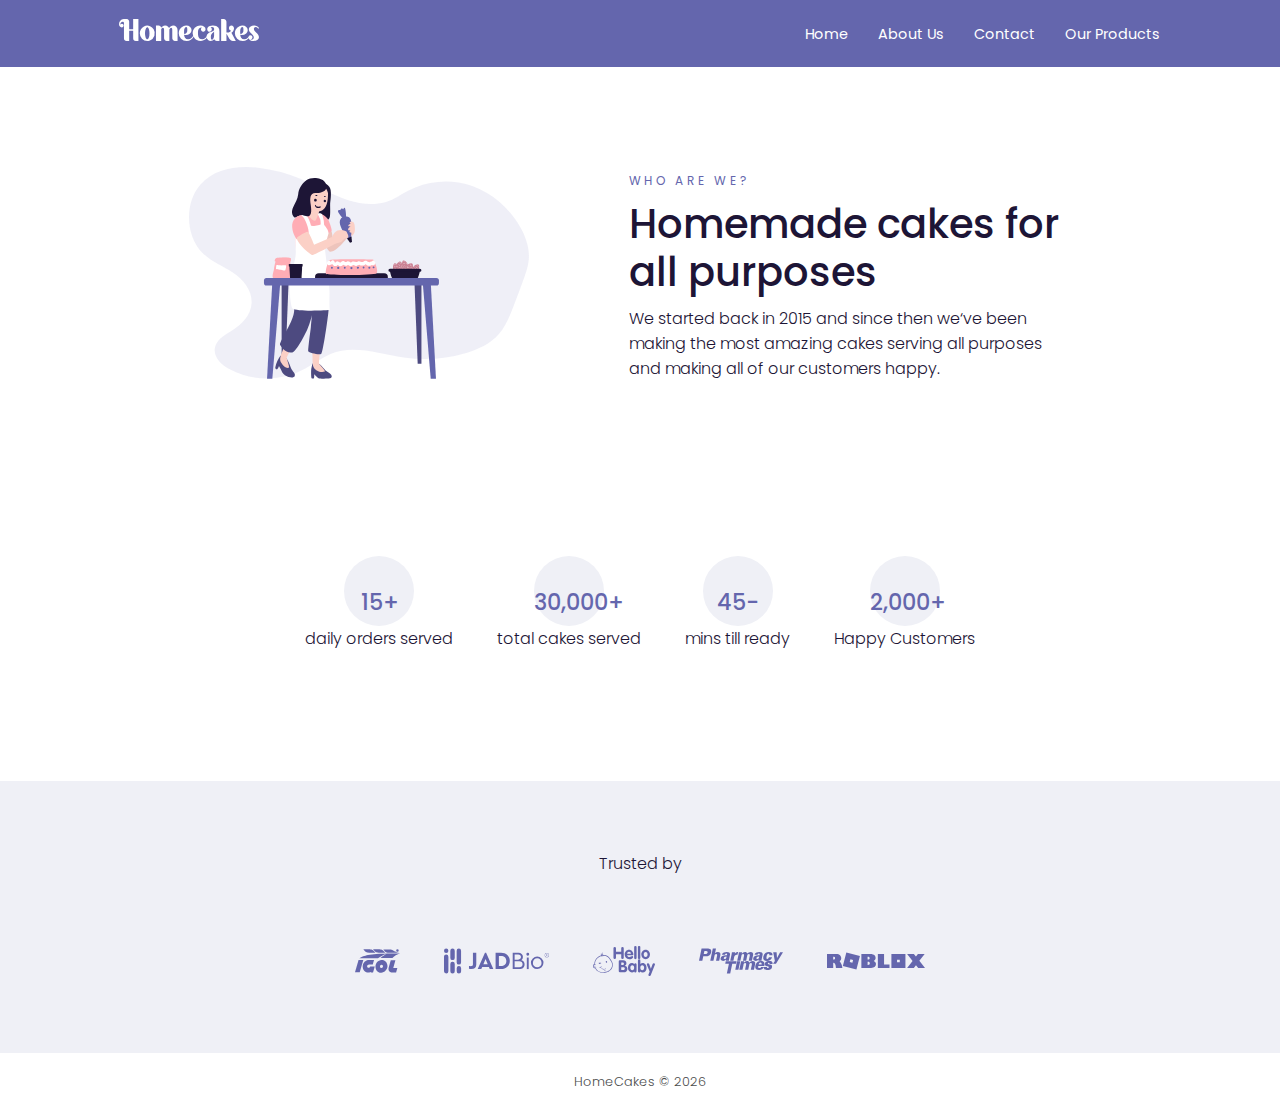
<file: about.html>
<!DOCTYPE html>
<html lang="en">

<head>
    <meta charset="UTF-8">
    <meta http-equiv="X-UA-Compatible" content="IE=edge">
    <meta name="viewport" content="width=device-width, initial-scale=1.0">
    <link rel="icon" href="img/fav.svg">
    <title>ABout Us</title>
    <link rel="stylesheet" href="css/main.css">
</head>
</head>

<body>
    <!------------------Header -->
    <header>
        <div class="container">
            <div class="navbar">
                <a href="index.html"><img src="img/logo.svg" alt="" class="logo"></a>
                <img id="menu-icon" src="img/menu.svg" alt="" class="mobile-menu-img push small-icon">
            </div>
            <nav id="menu-nav" class="main-nav">
                <ul id="menu-ul" class="menu-ul">
                    <!--Create about, product, contact html pages -->
                    <li><img id="close-icon" src="img/exit.svg" alt="" class="close-mobile-icon small-icon"></li>
                    <li><a href="index.html" class="home">Home</a></li>
                    <li><a href="about.html" class="about-us">About Us</a></li>
                    <li><a href="index.html#contact" class="contact">Contact</a></li>
                    <li><a href="product.html">Our Products</a></li>

                    <li class="terms"><a href="#">Terms and Conditions</a></li>
                </ul>
            </nav>
        </div>
    </header>
    <!------------------About Section -->
    <section>
        <div class="container about">
            <div class="right-side">
                <svg class="about-img" xmlns="http://www.w3.org/2000/svg" viewBox="0 0 785.52 489.06">
                    <defs>
                        <style>
                            .cls-1,
                            .cls-3 {
                                fill: #6466ad;
                            }
                
                            .cls-1 {
                                opacity: 0.1;
                                isolation: isolate;
                            }
                
                            .cls-2 {
                                fill: #4d4a80;
                            }
                
                            .cls-4 {
                                fill: #edc4bc;
                            }
                
                            .cls-5 {
                                fill: #1d1536;
                            }
                
                            .cls-6 {
                                fill: #ffadb5;
                            }
                
                            .cls-7 {
                                fill: #fbd0c6;
                            }
                
                            .cls-8 {
                                fill: #fff;
                            }
                
                            .cls-9 {
                                fill: #cb8093;
                            }
                        </style>
                    </defs>
                    <g id="Layer_2" data-name="Layer 2">
                        <g id="Layer_1-2" data-name="Layer 1">
                            <path class="cls-1"
                                d="M483.78,66.93C450.07,90.53,406.35,89,368,76.73S294.54,42.59,257.2,27.05A360.23,360.23,0,0,0,159.83,1.66C112.26-3.78,59.13,2.85,26,41-10.93,83.49-8.1,160.12,31.83,199.12c20.31,19.84,46.9,29.58,70.09,45.07s44.66,41.2,42.68,71.1c-1.83,27.68-23.08,48.92-45.08,62.24-17,10.3-37.94,21.55-40,42.88-2,20.64,15.62,36.81,32.43,46A184.17,184.17,0,0,0,269,465.66c19.49-10.87,37.41-25.33,57.86-33.8,53.67-22.25,112.82.15,169.65,8.34a339.27,339.27,0,0,0,144.3-10.51c28.15-8.31,56.4-21,76.17-44.7,14.26-17.07,23.14-38.68,31.48-60q13.35-34.12,25.65-68.75c4.92-13.85,9.77-28,11-42.79,2.31-26.86-7.4-53.4-20.62-76.07C733.17,83.54,680.3,45.7,623.08,36.09S505.23,45.25,460.83,86.33" />
                            <polygon class="cls-2" points="213.98 265.21 213.98 454.65 222.59 454.65 230.13 265.21 213.98 265.21" />
                            <polygon class="cls-3" points="192.52 265.21 180.34 489.06 192.52 489.06 211.07 265.21 192.52 265.21" />
                            <polygon class="cls-2" points="537.02 265.21 537.02 454.65 528.41 454.65 520.87 265.21 537.02 265.21" />
                            <polygon class="cls-3" points="558.48 265.21 570.66 489.06 558.48 489.06 539.92 265.21 558.48 265.21" />
                            <path class="cls-4"
                                d="M358.19,148.82c-5.43,0-22.5,19.74-25.86,15.15-.84-1.15-.88-15.07-6-20.16s-17-1.7-20.35,7.63,14.9,43.36,19.51,44.11c12.55,2,36.07-26.17,39.86-32.23C369.62,156.53,363.63,148.8,358.19,148.82Z" />
                            <path class="cls-5"
                                d="M303.17,50s2.89,41.45-3,52.56-2,16.82,6.63,19,14.9,2.74,17.94-4.32.6-29.73,1.62-36,3.86-28-1.85-35.31-17.1-11.23-17-6.83S303.17,50,303.17,50Z" />
                            <path class="cls-4"
                                d="M375.09,133.39c-4.24-3.72-9.88-.53-14.3,4.29s-9.18,10.18-9.55,17.51c-.31,6.18,4.33,11.34,10.67,10.83C374.91,165,385.85,142.83,375.09,133.39Z" />
                            <path class="cls-6"
                                d="M318.73,155.08c3.13-2.23,8.69-4.49,10.6-7s-5-20.91-6.77-24.59c-2.95-6.26-11.23-14.88-22.21-15.39-6.45-.3-3.05,31.57,3.4,58.36C308.52,162.39,313.67,158.67,318.73,155.08Z" />
                            <path class="cls-2"
                                d="M284,488.69h4.26l.09-.09c1.7-2.07.85-9.53.85-9.53s8.49,9,11.53,9.62c3.94.83,17.76,0,21.93,0s7.95-2.1,7.11-5.86-5-7.11-10-9.62c-3.58-1.79-5.95-4.75-10-9.3-6-6.7-8.84-8.66-11.82-10.16-7.54-3.8-12.49.18-12.49.18a86,86,0,0,0-3,13.09c-.66,4.23-.29,15,.1,18.74A4.45,4.45,0,0,0,284,488.69Z" />
                            <path class="cls-7"
                                d="M284.4,356.1s-3.59,25.52-1,49.19,1.84,46.35,2.76,50.82,1.1,8.66,8,13.33,14.22,5.44,19.66,3.35c2.7-1-10.18-13.54-12.9-17.47s8.77-68,11.74-94.14S291.53,330.75,284.4,356.1Z" />
                            <path class="cls-2"
                                d="M204.39,447.93a85.4,85.4,0,0,1,6.91-11.52s5.93-2.24,11.93,3.7c2.37,2.36,4.47,5.1,8.08,13.33,2.46,5.58,4,11.17,6,14.65,3.15,5.51,9.24,9.8,7,14.81s-11.9,4.7-22.66-1.69c-5.78-3.44-8-10.75-9.5-13.68s-4.33-7.58-4.33-7.58-1.41,5.59-3.67,7-5.39-1.07-4.67-4.52A74.35,74.35,0,0,1,204.39,447.93Z" />
                            <path class="cls-7"
                                d="M248.72,343.69s-13.14,22.16-19.83,45-16.14,43.49-17,48-2.91,9.19,1.65,16.16,9.86,12.71,17,11.13c2.83-.63-3.69-17.66-4.69-22.34s34.29-59.4,47.08-82.36S265.06,323,248.72,343.69Z" />
                            <path class="cls-2"
                                d="M322.25,266.91c-2.85-30.16-12.16-41.2-12.16-41.2l-22.32-.3-35.07-5.54s-20,11.68-17.55,50.27,17.06,53.19.53,87.23-27.24,49.61-25.3,53.5S223,431.3,238.59,428.38c7.32-1.37,24.82-31.15,35.18-54.22C280.13,360,284,342.77,284,342.77s-1.69,20.36-2.54,28-6.82,51.78-5.85,54.7,26.26,9.72,30.15,5.83,15.57-83.65,16.54-99.22S324.66,292.34,322.25,266.91Z" />
                            <path class="cls-6"
                                d="M311,117.14c4.25,5.31,5.73,19.19,8.78,28,3.12,9,.12,17.92-2.72,23-5.5,9.89-2.62,47.78-3.55,49.71s-18.92,8.44-31.61,8-32.35-5.06-32.35-7.56-8.71-91.82-1.26-99.09,18.8-15.78,30.11-13.37S302.19,106.16,311,117.14Z" />
                            <path class="cls-8"
                                d="M267.62,106.7a48.87,48.87,0,0,1,8.59,12.72c2.34,5,5.23,13.28,5.73,16.54,9.54,1.28,22.26-3.18,22.26-3.18s.32-7-.95-11.45-6-12.09-6-13.36,9.64-1.49,10.49,1.91c.42,1.67,2.67,7.71,3.5,13,.86,5.49.3,10.26,1.59,11.56,2.55,2.54,11,13.57,9.33,19.51s-7.63,26.29-7.63,37.32,11,72.1,10.18,103.48.87,35.82.87,35.82-23.77,1.51-43.28,1.51-39-1.7-43.26-5.09-10.18-56.84-3.4-80.59,11.88-35.62,11-54.28-1.7-33.09,0-39,16.12-8.49,16.12-15.27-3.4-24.6-2.55-28S267.62,106.7,267.62,106.7Z" />
                            <path class="cls-7"
                                d="M321.24,61.34c-.32,6.6,1.56,38.7-21.07,41.25-21.07,2.38-30.69-8.69-31.78-29.8s3.55-36.15,21.73-39.13C307.33,30.83,321.56,54.74,321.24,61.34Z" />
                            <path class="cls-7"
                                d="M302.35,95.7s-5.79,22.42-9.61,27.29c-4,5.14-14.92-6.6-15.74-12s9.48-27.58,9.48-27.58Z" />
                            <path class="cls-5"
                                d="M295.21,64.86c-.92,0-1.81.24-2.72.35a.82.82,0,0,0,0,1.64c.74,0,1.48,0,2.22,0a5.5,5.5,0,0,0,2.06-.15.4.4,0,0,0,.27-.49A2.07,2.07,0,0,0,295.21,64.86Z" />
                            <path class="cls-5"
                                d="M316.28,68.71a4,4,0,0,0-1.09-1.13,10,10,0,0,0-2.36-.74c-1.13-.33-1.54,1.39-.44,1.75.61.2,1.22.4,1.83.62a3.74,3.74,0,0,0,1.76,0A.36.36,0,0,0,316.28,68.71Z" />
                            <path class="cls-5" d="M292.4,73.2c-4.15-.35-4.7,6.08-.55,6.44S296.55,73.56,292.4,73.2Z" />
                            <path class="cls-5" d="M314.18,75.41c-3.71-.32-4.21,5.44-.5,5.76S317.89,75.73,314.18,75.41Z" />
                            <path class="cls-5"
                                d="M304.51,91.29c-3.47-.05-10.21,2-11.37-2.87a1.1,1.1,0,0,0-2.17.4c.35,6.07,11.48,8.84,13.84,2.93A.35.35,0,0,0,304.51,91.29Z" />
                            <path class="cls-5"
                                d="M316.25,51.15c-2.83,4.64-10.56,9.35-23.69,8.71s-12.31,12.61-12.32,18.47,4.75,24.33.25,31.26-6.26,4.17-17.28,1.76S246.7,123,240.7,113.25s-.27-19.17,2.12-24.72,8.28-14.61,9.47-25.78c1.25-11.69,7.36-23.28,18.85-32.06s35.16-5.78,41.72,3.08S319.09,46.51,316.25,51.15Z" />
                            <path class="cls-3"
                                d="M351.18,118.79s11.51-8.13,19.42-2.18,6,40.7,3.32,49.81-13.67-8.11-15.75-13.28S342.53,128.12,351.18,118.79Z" />
                            <path class="cls-3"
                                d="M356.27,120.06s-14-17.18-12.09-19.09,5.72-1.27,5.72-1.27,0-3.18,2.55-3.82,5.09,1.91,5.09,1.91S356.27,94,359.45,94s3.81,24.82,3.81,24.82Z" />
                            <polygon class="cls-5" points="365.17 165.23 375.4 160.68 376.62 173.5 372.17 174.77 365.17 165.23" />
                            <path class="cls-7"
                                d="M375.4,151.92s-5-.56-4.81-2.32c-.17-1,1.78-2.73,2.34-3.57-.68,0-3,.74-3.66.47a2.66,2.66,0,0,1-1.73-2.94c.78-2.38,4-5.17,5.84-6.64-2.7.32-6.57.14-5.13-2.52.91-1.66,3.75-2.33,5.58-3.11-.21-.32-1.69-1.18-1.95-1.49-2.14-2.67,2.26-5.35,5.79-3.39,2.09,1.16,3.9,1.71,3.84,4a12.92,12.92,0,0,1,1.13,3.91c0,.27.25,2.64.5,5.61.22,2.64.27,7.67-.45,10.23-1.48,5.3-7.66,10.72-7.66,10.72s.05-.59.14-1.06C375.67,157.43,375.38,152,375.4,151.92Z" />
                            <path class="cls-6"
                                d="M260.31,112.74c-7.64-3.18-23.22,8-21.95,25.77s10.81,28.63,10.81,28.63,25.24-7.43,27.15-14.42S267.94,115.92,260.31,112.74Z" />
                            <path class="cls-7"
                                d="M249.6,162.89s20.36-13.78,24.17-13.14S289,179.44,289,179.44L335.7,159.5,344,174.13s-52.17,28.63-57.9,29.27S245.15,171.8,249.6,162.89Z" />
                            <path class="cls-7"
                                d="M330.19,164.81s3-13.33,12.73-17.83,20.62,1.34,20.82,2.17,6.31,10.35,4.19,13.32-5.51,2-8.48,3.39-4.88,5.95-8.42,7.37c-5.74,2.32-11.5,4-14.86,3C328.67,174,330.19,164.81,330.19,164.81Z" />
                            <path class="cls-5"
                                d="M459.43,253.87a8.48,8.48,0,0,0-8.47-8.48H299.76a8.48,8.48,0,0,0-8.47,8.48v3.45H459.43Z" />
                            <path class="cls-6"
                                d="M323.38,215.41c-2,3-10.54,29.28-6.45,31.62,2,1.16,27.44,2.39,55.05,2.34,28.29-.05,58.82-1.43,61.48-4.1,5.27-5.27-5.62-29.78-7.61-31S325.37,212.4,323.38,215.41Z" />
                            <path class="cls-8"
                                d="M428.27,216.93c-2.07-1.62-4.84-.86-5.46,1.61a12.54,12.54,0,0,0-2.3-.3c-1.72-.08-2.71,2.09-4,2.09-1.86,0-4.87-2.83-6.7-3.59-2.39-1-5.36.83-7.17,2.12-4.56,3.27-7.8-3.56-12.49-.33-5,3.45-8.73-2.53-14.15.93-3.24,2.07-2.12,1-5.12-.49-1.77-.88-3.29-1.41-5.3-.86-2.5.69-2.81,2.59-5.44.75a6.6,6.6,0,0,0-6.43-.84c-1.18.57-3.65,3.79-4.89,2.79-1.48-1.21-2.76-2.41-4.71-2.69a5.92,5.92,0,0,0-4.75,1.36,15.68,15.68,0,0,0-2.06,2.32c.24-.31-1.8-3.85-2-4.33-.77-1.72-3.33-2.21-4.83-1.27-1,.6-1.85,1.29-2.76,1.94-.63.45-1.27.88-1.93,1.28,1.1-1.42.1-4.22-2-3.4-4,1.53-7.29,7.4-2.36,10.29,3.07,1.8,6.51-.09,9.48-2,2.05,3.22,5,5.55,9.35,4.39a6.86,6.86,0,0,0,2.41-1.58c.76-.62,1-1,1-1.19,0,.17.23.58,1,1.23a8.06,8.06,0,0,0,7.49,1.79,6.27,6.27,0,0,0,2.74-1.69c1.84-1.93.75-2.16,2.7-.79,2.13,1.51,5.53,2.45,7.91.86,3-2,1.93-.24,5.3,1.06a7.82,7.82,0,0,0,8-1.25c2.46-1.84,4.62,1.73,7.38,1.37.72-.09,7.41-2.66,7.19-2.82,3,2.18,5.66,2.31,9.2,1.75a12.17,12.17,0,0,0,4-1.86c2.25-1.42,1.54-.85,3.81.72a10.61,10.61,0,0,0,8.65,1.79,6.93,6.93,0,0,0,2.76-1.65,6.3,6.3,0,0,0,2.26.55C429.66,227.43,433,220.62,428.27,216.93Z" />
                            <path class="cls-3" d="M330.17,230.29c-3,0-3,4.7,0,4.7S333.2,230.29,330.17,230.29Z" />
                            <path class="cls-3" d="M344.81,230.39c-3.45,0-3.45,5.34,0,5.34S348.25,230.39,344.81,230.39Z" />
                            <path class="cls-3" d="M359.87,230.36c-2.94,0-2.94,4.56,0,4.56S362.81,230.36,359.87,230.36Z" />
                            <circle class="cls-3" cx="375.34" cy="233.48" r="2.62" />
                            <path class="cls-3"
                                d="M392.76,232.64a2,2,0,0,0-.5-1.38,1.94,1.94,0,0,0-1.74-.86l-.52-.06a2.3,2.3,0,0,0,0,4.6l.52-.06a1.92,1.92,0,0,0,1.74-.86A2,2,0,0,0,392.76,232.64Z" />
                            <path class="cls-3" d="M403.37,230c-2.91,0-2.91,4.51,0,4.51S406.27,230,403.37,230Z" />
                            <circle class="cls-3" cx="416.75" cy="232.64" r="2.4" />
                            <path class="cls-3"
                                d="M426.79,229.72a7.32,7.32,0,0,0-.93.09c-2,.28-2,3.71,0,4a7.32,7.32,0,0,0,.93.09,2.09,2.09,0,0,0,0-4.17Z" />
                            <path class="cls-9" d="M516.79,224.29s2.47,8.87-1,13.37-12.17-4.46-12-9.22S515.07,219.64,516.79,224.29Z" />
                            <path class="cls-8"
                                d="M515.61,236.33a2.14,2.14,0,0,0,.1-2.18.29.29,0,0,0-.49,0c-.33.52-.06,1.25-.26,1.82A.36.36,0,0,0,515.61,236.33Z" />
                            <path class="cls-8"
                                d="M512.91,236.3a.33.33,0,0,0,.63-.21,2.08,2.08,0,0,0-.56-1.16.38.38,0,0,0-.38-.08C511.93,235.06,512.77,236,512.91,236.3Z" />
                            <path class="cls-8"
                                d="M510.13,235.75a2.12,2.12,0,0,0,.68.55c.25.15.5-.13.43-.37a2,2,0,0,0-.37-.68c-.17-.22-.52-.58-.82-.38S510,235.53,510.13,235.75Z" />
                            <path class="cls-8"
                                d="M513.44,231.21a3.58,3.58,0,0,0,.11.73.35.35,0,0,0,.67,0c.06-.47.27-1.06-.15-1.41a.37.37,0,0,0-.57.11.59.59,0,0,0-.08.32C513.43,231,513.43,231.11,513.44,231.21Z" />
                            <path class="cls-8"
                                d="M510.35,232.09a.66.66,0,0,0,.22.15l.16.06h0a.5.5,0,0,0,.6-.12.39.39,0,0,0,.05-.45l-.07-.1,0,0a2.09,2.09,0,0,0-.17-.37,1.77,1.77,0,0,0-.57-.7.55.55,0,0,0-.79.52A2,2,0,0,0,510.35,232.09Z" />
                            <path class="cls-8" d="M511.33,231.68s0,0,0,0S511.39,231.78,511.33,231.68Z" />
                            <path class="cls-8"
                                d="M514.55,227.77c0,.06,0,.06,0,0a.5.5,0,0,0,0,.12.43.43,0,0,0,.11.47.44.44,0,0,0,.53,0,.83.83,0,0,0,.31-.7,1.1,1.1,0,0,0-.1-.34.84.84,0,0,0-.34-.38c-.3-.19-.61.12-.61.41A.94.94,0,0,0,514.55,227.77Z" />
                            <path class="cls-8"
                                d="M510.56,227.45a2.14,2.14,0,0,0,.47.91.38.38,0,0,0,.61-.2c.16-.57-.2-2-1-1.7-.22.09-.26.28-.27.49S510.49,227.29,510.56,227.45Z" />
                            <path class="cls-8"
                                d="M506.8,231.86a2.44,2.44,0,0,0,.39.56c.2.22.56.52.88.37a.42.42,0,0,0,.2-.62,1.08,1.08,0,0,0-.12-.24q-.16-.19-.3-.39c-.23-.32-.68-.66-1-.34a.41.41,0,0,0-.1.33c0-.08,0,0,0,.1A.56.56,0,0,0,506.8,231.86Z" />
                            <path class="cls-8"
                                d="M506.13,228.33a1.29,1.29,0,0,0,.55.51.42.42,0,0,0,.42,0,.41.41,0,0,0,.17-.49.9.9,0,0,1-.08-.21l-.06-.12s0,0,0,0a.77.77,0,0,1-.07-.16c-.15-.34-.34-.61-.74-.61a.42.42,0,0,0-.36.24A.88.88,0,0,0,506.13,228.33Z" />
                            <path class="cls-8"
                                d="M511.94,224.44c-.05-.15,0,.05,0,.1a.59.59,0,0,0,0,.08v0s0,.14,0,0c0,.19.07.39.12.58a.4.4,0,0,0,.77-.05,2.38,2.38,0,0,0,0-.8c-.07-.31-.44-.67-.78-.5a.39.39,0,0,0-.25.38A.45.45,0,0,0,511.94,224.44Z" />
                            <path class="cls-9" d="M492.09,230.12s-1.9-9,1.9-13.28,11.85,5.21,11.38,10S493.51,234.86,492.09,230.12Z" />
                            <path class="cls-8"
                                d="M494,218.17a2.16,2.16,0,0,0-.24,2.17.29.29,0,0,0,.49,0c.37-.5.15-1.24.38-1.8A.37.37,0,0,0,494,218.17Z" />
                            <path class="cls-8"
                                d="M496.72,218.37a.33.33,0,0,0-.64.18,2.17,2.17,0,0,0,.49,1.19.39.39,0,0,0,.37.1C497.62,219.67,496.84,218.69,496.72,218.37Z" />
                            <path class="cls-8"
                                d="M499.46,219.1a2.15,2.15,0,0,0-.64-.6c-.24-.16-.51.1-.46.35a2.07,2.07,0,0,0,.34.7c.15.23.48.61.79.43S499.62,219.33,499.46,219.1Z" />
                            <path class="cls-8"
                                d="M495.88,223.42a4.63,4.63,0,0,0-.07-.74.35.35,0,0,0-.67,0c-.09.46-.33,1,.06,1.42a.36.36,0,0,0,.57-.07.65.65,0,0,0,.11-.32A1.4,1.4,0,0,1,495.88,223.42Z" />
                            <path class="cls-8"
                                d="M499,222.74a.68.68,0,0,0-.21-.17l-.15-.06h0a.51.51,0,0,0-.61.07.4.4,0,0,0-.08.45l.06.11,0,0a2.43,2.43,0,0,0,.16.37,1.76,1.76,0,0,0,.51.74.55.55,0,0,0,.83-.47A1.92,1.92,0,0,0,499,222.74Z" />
                            <path class="cls-8" d="M498,223.08a.08.08,0,0,0,0,0S498,223,498,223.08Z" />
                            <path class="cls-8"
                                d="M494.55,226.78c0-.06,0-.06,0,0a.51.51,0,0,0,0-.13.43.43,0,0,0-.08-.48.44.44,0,0,0-.52-.07.83.83,0,0,0-.35.68,1,1,0,0,0,.07.34.8.8,0,0,0,.32.4c.28.22.61-.08.64-.36A1.2,1.2,0,0,0,494.55,226.78Z" />
                            <path class="cls-8"
                                d="M498.51,227.35a2.11,2.11,0,0,0-.41-.93.37.37,0,0,0-.62.16c-.2.55.07,2,.92,1.76.22-.08.27-.26.29-.47S498.57,227.52,498.51,227.35Z" />
                            <path class="cls-8"
                                d="M502.54,223.19a2.17,2.17,0,0,0-.36-.58c-.18-.24-.52-.56-.85-.43a.41.41,0,0,0-.23.61.72.72,0,0,0,.1.24c.1.14.19.28.28.42.2.33.63.7,1,.39a.38.38,0,0,0,.12-.32c0,.08,0,0,0-.1A.6.6,0,0,0,502.54,223.19Z" />
                            <path class="cls-8"
                                d="M503,226.76a1.29,1.29,0,0,0-.51-.55.42.42,0,0,0-.62.48.79.79,0,0,1,.06.22.61.61,0,0,1,0,.12l0,0,.06.16c.12.35.29.64.7.66a.44.44,0,0,0,.37-.21A.86.86,0,0,0,503,226.76Z" />
                            <path class="cls-8"
                                d="M496.94,230.27c.05.15,0-.05,0-.1l0-.08v0s0-.15,0,0a5.58,5.58,0,0,0-.09-.59.4.4,0,0,0-.76,0,2.13,2.13,0,0,0-.08.79c.05.32.39.7.75.55a.37.37,0,0,0,.27-.36A.3.3,0,0,0,496.94,230.27Z" />
                            <path class="cls-9"
                                d="M478.08,228.73s3.05-8.69,8.51-10.37S494,229,491.15,232.78,476.83,233.52,478.08,228.73Z" />
                            <path class="cls-8"
                                d="M485.94,219.52c-.6.27-1.39,1-1.33,1.74a.29.29,0,0,0,.42.25c.57-.23.77-1,1.25-1.34A.37.37,0,0,0,485.94,219.52Z" />
                            <path class="cls-8"
                                d="M488.13,221.09a.33.33,0,0,0-.64-.18,2.16,2.16,0,0,0-.2,1.27.38.38,0,0,0,.27.28C488.22,222.67,488.07,221.43,488.13,221.09Z" />
                            <path class="cls-8"
                                d="M490.1,223.14a2.3,2.3,0,0,0-.24-.85.31.31,0,0,0-.57.06,2,2,0,0,0-.08.77c0,.28.1.78.46.78S490.11,223.42,490.1,223.14Z" />
                            <path class="cls-8"
                                d="M484.79,225a3.39,3.39,0,0,0,.33-.66c.13-.32-.35-.6-.58-.35s-.82.71-.68,1.24a.37.37,0,0,0,.53.24c.09-.07.2-.12.25-.22Z" />
                            <path class="cls-8"
                                d="M487.82,226a.58.58,0,0,0-.09-.25,1.13,1.13,0,0,0-.1-.13c0,.06.05.06,0,0a.5.5,0,0,0-.56-.25.43.43,0,0,0-.3.35v.08a1.94,1.94,0,0,0-.06.4,1.62,1.62,0,0,0,.06.9.55.55,0,0,0,.95,0A1.92,1.92,0,0,0,487.82,226Z" />
                            <path class="cls-8" d="M486.79,225.78v0Z" />
                            <path class="cls-8"
                                d="M481.91,227.15h0l0-.12a.45.45,0,0,0,.18-.45.44.44,0,0,0-.41-.33.81.81,0,0,0-.65.39,1,1,0,0,0-.12.34.78.78,0,0,0,.06.5c.13.33.57.25.74,0A1.09,1.09,0,0,0,481.91,227.15Z" />
                            <path class="cls-8"
                                d="M485,229.7a2.22,2.22,0,0,0,.14-1,.38.38,0,0,0-.62-.19c-.46.37-1,1.77-.13,2a.46.46,0,0,0,.5-.25C485,230.08,485,229.87,485,229.7Z" />
                            <path class="cls-8"
                                d="M490.61,228.23a2.22,2.22,0,0,0,0-.68c0-.3-.15-.74-.51-.81a.42.42,0,0,0-.51.4.78.78,0,0,0,0,.26,4.18,4.18,0,0,1,0,.5c0,.39.18.93.64.85a.42.42,0,0,0,.27-.22c0,.07,0,.05.06-.07A.63.63,0,0,0,490.61,228.23Z" />
                            <path class="cls-8"
                                d="M489.13,231.51a1.24,1.24,0,0,0-.15-.73.43.43,0,0,0-.37-.22.42.42,0,0,0-.41.31,1,1,0,0,1-.06.22s0,.08,0,.13v0l0,.17a.8.8,0,0,0,.26.92.42.42,0,0,0,.43,0C489.1,232.15,489.12,231.86,489.13,231.51Z" />
                            <path class="cls-8"
                                d="M482.14,231.38c0,.15,0,0,0-.1v-.11s.05-.13,0,0c.08-.18.15-.36.22-.54.15-.37-.39-.68-.65-.4a2,2,0,0,0-.47.64c-.13.29,0,.8.35.85a.38.38,0,0,0,.42-.16A.47.47,0,0,0,482.14,231.38Z" />
                            <path class="cls-9" d="M471.84,236.88s-1.89-9,1.9-13.28,11.86,5.22,11.38,10S473.27,241.62,471.84,236.88Z" />
                            <path class="cls-8"
                                d="M473.78,224.93a2.18,2.18,0,0,0-.23,2.17.29.29,0,0,0,.49,0c.36-.5.14-1.24.38-1.8A.37.37,0,0,0,473.78,224.93Z" />
                            <path class="cls-8"
                                d="M476.47,225.13a.33.33,0,0,0-.63.18,2.09,2.09,0,0,0,.48,1.19.39.39,0,0,0,.37.1C477.37,226.43,476.6,225.45,476.47,225.13Z" />
                            <path class="cls-8"
                                d="M479.22,225.86a2.19,2.19,0,0,0-.65-.6c-.24-.16-.51.11-.45.35a2,2,0,0,0,.33.7c.16.23.49.61.8.43S479.38,226.09,479.22,225.86Z" />
                            <path class="cls-8"
                                d="M475.63,230.18a3.7,3.7,0,0,0-.06-.74.36.36,0,0,0-.68,0c-.09.46-.33,1,.06,1.42a.37.37,0,0,0,.58-.07.75.75,0,0,0,.1-.32Z" />
                            <path class="cls-8"
                                d="M478.77,229.5a.68.68,0,0,0-.21-.17l-.16-.06h0a.51.51,0,0,0-.61.07.42.42,0,0,0-.07.45.6.6,0,0,0,.06.11l0,0a2,2,0,0,0,.15.38,1.72,1.72,0,0,0,.52.73.56.56,0,0,0,.83-.47A2,2,0,0,0,478.77,229.5Z" />
                            <path class="cls-8" d="M477.76,229.84s0,0,0,0S477.71,229.74,477.76,229.84Z" />
                            <path class="cls-8"
                                d="M474.3,233.54h0s0-.09,0-.13a.45.45,0,0,0-.08-.48.42.42,0,0,0-.52-.06.82.82,0,0,0-.36.67,1,1,0,0,0,.08.34.81.81,0,0,0,.32.41c.28.21.61-.09.63-.37A1,1,0,0,0,474.3,233.54Z" />
                            <path class="cls-8"
                                d="M478.26,234.11a2.22,2.22,0,0,0-.4-.93.38.38,0,0,0-.63.16c-.2.55.08,2,.92,1.76.23-.07.28-.26.3-.47S478.32,234.28,478.26,234.11Z" />
                            <path class="cls-8"
                                d="M482.3,230a2.46,2.46,0,0,0-.36-.58c-.18-.24-.52-.56-.86-.43a.42.42,0,0,0-.23.61.74.74,0,0,0,.11.24l.27.42c.21.33.64.7,1,.4a.43.43,0,0,0,.11-.33c0,.08,0,.05,0-.1A.64.64,0,0,0,482.3,230Z" />
                            <path class="cls-8"
                                d="M482.74,233.52a1.29,1.29,0,0,0-.51-.55.44.44,0,0,0-.43,0,.41.41,0,0,0-.19.48,1.8,1.8,0,0,1,.06.22l.05.12s0,0,0,0l.06.16c.13.35.3.64.7.66a.41.41,0,0,0,.37-.21A.86.86,0,0,0,482.74,233.52Z" />
                            <path class="cls-8"
                                d="M476.7,237c0,.15,0-.05,0-.1a.2.2,0,0,1,0-.08v0s0-.15,0,0c0-.2-.05-.39-.08-.59a.4.4,0,0,0-.77,0,2.36,2.36,0,0,0-.07.79c.05.32.39.7.74.55a.38.38,0,0,0,.28-.36A1,1,0,0,0,476.7,237Z" />
                            <path class="cls-9" d="M517,231.68s5.6-7.31,11.32-7.22,3.76,12.4-.15,15.13S514.34,235.84,517,231.68Z" />
                            <path class="cls-8"
                                d="M527.34,225.37c-.65.07-1.63.53-1.8,1.23a.29.29,0,0,0,.32.37c.61-.05,1-.7,1.61-.88A.37.37,0,0,0,527.34,225.37Z" />
                            <path class="cls-8"
                                d="M528.94,227.54a.33.33,0,0,0-.55-.37,2.1,2.1,0,0,0-.59,1.14.4.4,0,0,0,.17.35C528.54,229.07,528.78,227.84,528.94,227.54Z" />
                            <path class="cls-8"
                                d="M530.18,230.09a2.36,2.36,0,0,0,0-.88c0-.28-.41-.31-.56-.11a1.77,1.77,0,0,0-.31.7c-.07.27-.15.77.19.89S530.1,230.36,530.18,230.09Z" />
                            <path class="cls-8"
                                d="M524.56,230.18a3.2,3.2,0,0,0,.52-.52c.22-.27-.15-.68-.44-.51s-1,.42-1,1c0,.21.2.46.43.39a.79.79,0,0,0,.31-.13Z" />
                            <path class="cls-8"
                                d="M527.12,232.12a.46.46,0,0,0,0-.26.75.75,0,0,0-.05-.16c0,.06,0,.07,0,0-.07-.21-.21-.41-.45-.41a.4.4,0,0,0-.39.24.49.49,0,0,0,0,.11,0,0,0,0,1,0,0,2,2,0,0,0-.19.36,1.66,1.66,0,0,0-.22.87.55.55,0,0,0,.9.32A2,2,0,0,0,527.12,232.12Z" />
                            <path class="cls-8" d="M526.21,231.58s0,0,0,0S526.25,231.48,526.21,231.58Z" />
                            <path class="cls-8"
                                d="M521.15,231.37c0-.05,0-.05,0,0l.08-.1a.42.42,0,0,0,0-.8.83.83,0,0,0-.74.16,1.08,1.08,0,0,0-.21.28.84.84,0,0,0-.1.51c0,.35.46.41.69.24A1.16,1.16,0,0,0,521.15,231.37Z" />
                            <path class="cls-8"
                                d="M523.29,234.75a2.2,2.2,0,0,0,.45-.92.38.38,0,0,0-.53-.37c-.55.21-1.49,1.38-.74,1.84a.45.45,0,0,0,.55-.08C523.18,235.11,523.21,234.9,523.29,234.75Z" />
                            <path class="cls-8"
                                d="M529.08,235.09a2.47,2.47,0,0,0,.21-.65c.06-.29.08-.75-.24-.92a.41.41,0,0,0-.61.21,1.08,1.08,0,0,0-.12.24,3.76,3.76,0,0,1-.13.48c-.12.37-.12.94.34,1a.41.41,0,0,0,.32-.12c-.06,0,0,0,.09-.05A.72.72,0,0,0,529.08,235.09Z" />
                            <path class="cls-8"
                                d="M526.66,237.76a1.29,1.29,0,0,0,.08-.75.43.43,0,0,0-.28-.32.41.41,0,0,0-.49.16,1.22,1.22,0,0,1-.12.19l-.06.12,0,0a1.09,1.09,0,0,1-.08.15.8.8,0,0,0,0,1,.43.43,0,0,0,.4.14C526.43,238.35,526.54,238.08,526.66,237.76Z" />
                            <path class="cls-8"
                                d="M520.06,235.46c-.08.13,0,0,.06-.08s0,0,0-.08,0,0,0,0,.1-.11,0,0q.19-.21.39-.45a.4.4,0,0,0-.5-.58,2.32,2.32,0,0,0-.65.46c-.21.25-.28.75.07.93a.39.39,0,0,0,.45,0A.63.63,0,0,0,520.06,235.46Z" />
                            <path class="cls-9" d="M482.56,238s8.74,2.9,13.41-.39-3.85-12.37-8.62-12.43S478,236.08,482.56,238Z" />
                            <path class="cls-8"
                                d="M494.65,237.45a2.19,2.19,0,0,1-2.19,0,.3.3,0,0,1,.06-.49c.53-.31,1.25,0,1.83-.17A.37.37,0,0,1,494.65,237.45Z" />
                            <path class="cls-8"
                                d="M494.75,234.75a.33.33,0,0,1-.25.62,2.18,2.18,0,0,1-1.13-.62.38.38,0,0,1-.05-.38C493.56,233.71,494.45,234.59,494.75,234.75Z" />
                            <path class="cls-8"
                                d="M494.34,231.94a2.29,2.29,0,0,1,.52.71.31.31,0,0,1-.4.41,1.92,1.92,0,0,1-.66-.41c-.2-.18-.55-.55-.33-.83S494.12,231.76,494.34,231.94Z" />
                            <path class="cls-8"
                                d="M489.64,235a3.41,3.41,0,0,1,.72.15c.34.09.26.64-.07.67s-1.07.21-1.4-.22a.37.37,0,0,1,.13-.57.75.75,0,0,1,.33-.06Z" />
                            <path class="cls-8"
                                d="M490.67,232a.68.68,0,0,1,.14.23s0,.1.05.16,0-.08,0,0a.52.52,0,0,1-.14.6.41.41,0,0,1-.46,0l-.1-.07,0,0a2,2,0,0,1-.35-.19,1.79,1.79,0,0,1-.68-.6.55.55,0,0,1,.56-.77A1.89,1.89,0,0,1,490.67,232Z" />
                            <path class="cls-8" d="M490.21,232.94l0,0S490.31,233,490.21,232.94Z" />
                            <path class="cls-8"
                                d="M486.15,236c.06,0,.06,0,0,0l.13,0a.43.43,0,0,1,.47.66.82.82,0,0,1-.71.28,1.31,1.31,0,0,1-.33-.12.81.81,0,0,1-.37-.36c-.17-.3.16-.6.44-.59A.92.92,0,0,1,486.15,236Z" />
                            <path class="cls-8"
                                d="M486,232a2.22,2.22,0,0,1,.88.51.37.37,0,0,1-.23.6c-.57.14-2-.3-1.64-1.11.09-.21.29-.24.5-.24S485.87,231.88,486,232Z" />
                            <path class="cls-8"
                                d="M490.62,228.42a2.49,2.49,0,0,1,.54.43c.21.2.49.57.33.89a.42.42,0,0,1-.63.17.72.72,0,0,1-.24-.14l-.38-.32c-.3-.24-.62-.71-.28-1a.4.4,0,0,1,.33-.08c-.08,0,0,0,.1,0A.57.57,0,0,1,490.62,228.42Z" />
                            <path class="cls-8"
                                d="M487.12,227.58a1.35,1.35,0,0,1,.49.57.47.47,0,0,1-.05.43.43.43,0,0,1-.5.14l-.21-.09-.11-.07h0l-.16-.08c-.33-.16-.59-.36-.57-.77a.42.42,0,0,1,.25-.34A.86.86,0,0,1,487.12,227.58Z" />
                            <path class="cls-8"
                                d="M483,233.19c-.14-.06.05,0,.1,0l.07,0h0s.14,0,0,0l.57.15a.4.4,0,0,1-.09.76,2.1,2.1,0,0,1-.79,0c-.32-.08-.65-.46-.47-.8a.41.41,0,0,1,.39-.23A.42.42,0,0,1,483,233.19Z" />
                            <path class="cls-9"
                                d="M508.06,227.29s-8.91-2.34-13.36,1.24,4.63,12.1,9.39,11.86S512.73,229,508.06,227.29Z" />
                            <path class="cls-8"
                                d="M496,228.64a2.16,2.16,0,0,1,2.18-.13.29.29,0,0,1,0,.49c-.52.34-1.25.08-1.82.29A.37.37,0,0,1,496,228.64Z" />
                            <path class="cls-8"
                                d="M496.1,231.33a.33.33,0,0,1,.21-.62,2,2,0,0,1,1.16.54.38.38,0,0,1,.08.38C497.36,232.3,496.41,231.47,496.1,231.33Z" />
                            <path class="cls-8"
                                d="M496.69,234.11a2.13,2.13,0,0,1-.56-.67c-.15-.25.12-.5.37-.44a2.05,2.05,0,0,1,.68.37c.22.17.58.51.39.81S496.92,234.28,496.69,234.11Z" />
                            <path class="cls-8"
                                d="M501.18,230.74a3,3,0,0,1-.73-.1.35.35,0,0,1,0-.67c.47-.07,1.06-.28,1.42.13a.37.37,0,0,1-.1.57.78.78,0,0,1-.33.09Z" />
                            <path class="cls-8"
                                d="M500.35,233.84a.54.54,0,0,1-.16-.21l-.06-.16v0a.5.5,0,0,1,.11-.6.4.4,0,0,1,.45,0l.1.07,0,0a4,4,0,0,1,.36.17,1.71,1.71,0,0,1,.71.56.55.55,0,0,1-.51.8A2,2,0,0,1,500.35,233.84Z" />
                            <path class="cls-8" d="M500.74,232.85h0S500.65,232.8,500.74,232.85Z" />
                            <path class="cls-8"
                                d="M504.6,229.58h0l-.13,0a.42.42,0,0,1-.47-.1.44.44,0,0,1,0-.52.82.82,0,0,1,.69-.33,1,1,0,0,1,.34.1.76.76,0,0,1,.39.34c.2.29-.12.6-.4.61A.85.85,0,0,1,504.6,229.58Z" />
                            <path class="cls-8"
                                d="M505,233.57a2.22,2.22,0,0,1-.91-.45.38.38,0,0,1,.19-.62c.56-.17,2,.18,1.71,1-.08.22-.27.26-.49.27S505.14,233.64,505,233.57Z" />
                            <path class="cls-8"
                                d="M500.62,237.39a2.17,2.17,0,0,1-.56-.39c-.23-.19-.53-.54-.39-.87a.41.41,0,0,1,.62-.2.66.66,0,0,1,.24.11c.13.11.27.2.4.3.32.22.67.67.35,1a.39.39,0,0,1-.33.1c.08,0,.05,0-.09,0A1,1,0,0,1,500.62,237.39Z" />
                            <path class="cls-8"
                                d="M504.17,238a1.23,1.23,0,0,1-.52-.54.42.42,0,0,1,.5-.6,1,1,0,0,0,.22.08l.12.05,0,0,.16.06c.34.15.61.33.62.74a.43.43,0,0,1-.23.36A.87.87,0,0,1,504.17,238Z" />
                            <path class="cls-8"
                                d="M508,232.15l-.1,0-.08,0h0s-.14,0,0,0l-.58-.11a.4.4,0,0,1,0-.77,2.38,2.38,0,0,1,.8,0c.31.06.67.42.51.77a.4.4,0,0,1-.38.26Z" />
                            <path class="cls-5"
                                d="M529,237.34H468.75a4.34,4.34,0,0,0-4.34,4.35s2.5,11.27,4.21,13.51,2.87,4.21,5.27,4.21h50c2.4,0,3.56-2,5.27-4.21s4.21-13.51,4.21-13.51A4.34,4.34,0,0,0,529,237.34Z" />
                            <path class="cls-5"
                                d="M537,238.41a3.56,3.56,0,0,1-3.56,3.56H464.33a3.57,3.57,0,0,1-3.56-3.56h0a3.57,3.57,0,0,1,3.56-3.57h69.12a3.56,3.56,0,0,1,3.56,3.57Z" />
                            <path class="cls-6"
                                d="M234.15,210.72s-.53,12.78,1.06,18.34,3.38,21.11,3.11,24.44c-.59,7.22-7.72,7.22-14.48,8.89s-14.6-2.22-25.22-3.33-2.66-17.41-2.13-23.89c.54-6.67,4.26-21.12,6-23.89S234.15,210.72,234.15,210.72Z" />
                            <path class="cls-6"
                                d="M198,215.77c1.26-6.3,4.59-6.52,12-6.3,4.57.13,23.85-1.78,25.12,1.24s.31,7.69-2.21,8.54c-4.53,1.53-11.51-.12-16.22.12a57.64,57.64,0,0,1-17.32-1.27A1.87,1.87,0,0,1,198,215.77Z" />
                            <path class="cls-8"
                                d="M224.27,227.87c-.82-1.71-8.12-.35-13.19-.57s-8.43-2-9.14-.4-1,8.89-1,8.89,12.49,2.21,15.47,2.9,5.75.92,6.39-.75S225.09,229.58,224.27,227.87Z" />
                            <path class="cls-5"
                                d="M231.85,228.45s1.59,32.84,2.55,35.07,25.19,0,25.19,0,2.23-33.16,1.59-34.75S231.85,228.45,231.85,228.45Z" />
                            <rect class="cls-5" x="230.62" y="224.3" width="31.9" height="5.41" rx="1.21" />
                            <rect class="cls-3" x="173.19" y="256.39" width="404.33" height="17.64" rx="5.94" />
                        </g>
                    </g>
                </svg>
                
                </div>
            <div class="left-side about-hero">
                <h4 class="sub-header">Who are we?</h4>
                <h2>Homemade cakes for all purposes</h2>
                <p>We started back in 2015 and since then we‘ve been
                    making the most amazing cakes serving all purposes
                    and making all of our customers happy.</p>
            </div>

        </div>
    </section>
      <!------------------ Section Counting -->

<section>
    <div class="container counting">
        <div class="holder">
        <div class="item">
            <div class="circle">
                <h2 class="num">15+</h2>
            </div>
        </div>
        <p>daily orders served</p>
    </div>
    <div class="holder">
        <div class="item">
            <div class="circle">
                <h2 class="num">30,000+</h2>
            </div>
        </div>
        <p>total cakes served</p>
    </div>
    <div class="holder">
        <div class="item">
            <div class="circle">
                <h2 class="num">45-</h2>
            </div>
        </div>
        <p>mins till ready</p>
    </div>

    <div class="holder">
        <div class="item">
            <div class="circle">
                <h2 class="num">2,000+</h2>
            </div>
        </div>
        <p>Happy Customers</p>
        </div>
    </div>
</section>
 <!------------------ Section Trust By-->
    <section class="trusted-sec">
        <div class="container trusted-div">
<p class="trusted-h">Trusted by</p>
<div class="trusted"><img src="img/logo1.svg" alt="" class="trusted-logos"></div>
<div class="trusted"><img src="img/logo2.svg" alt="" class="trusted-logos"></div>
<div class="trusted"><img src="img/logo3.svg" alt="" class="trusted-logos"></div>
<div class="trusted"><img src="img/logo4.svg" alt="" class="trusted-logos"></div>
<div class="trusted"><img src="img/logo5.svg" alt="" class="trusted-logos"></div>

        </div>
    </section>







    <!---------------------Footer-->

    <footer>
		<div class="container">
			<a href="index.html">HomeCakes</a> &copy; <script type="text/javascript">var year = new Date();document.write(year.getFullYear());</script>
		</div>
	</footer>

    <!---------------------Script-->
    <script>

        const menu_icon = document.getElementById("menu-icon");
        const close_icon = document.getElementById("close-icon");
        const nav_menu = document.getElementById("menu-nav");
        //---------------------Showing side menu----

        menu_icon.onclick =
            function () {
                nav_menu.classList.add("show-nav");
            }

        //---------------------Hide side menu----
        close_icon.onclick =
            function () {
                nav_menu.classList.remove("show-nav");
            }
       
    </script>

</body>

</html>
</file>
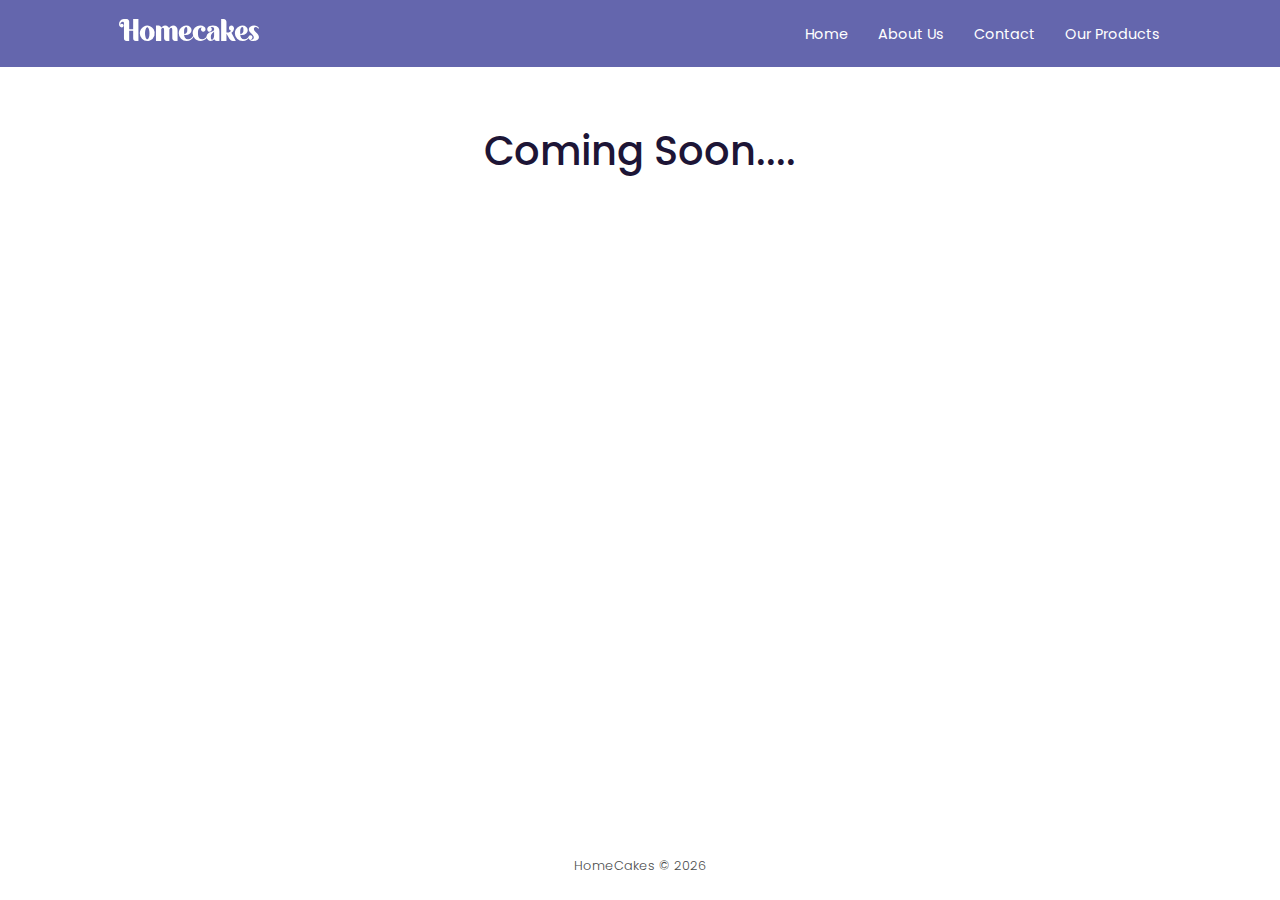
<file: product.html>
<!DOCTYPE html>
<html lang="en">
<head>
    <meta charset="UTF-8">
    <meta http-equiv="X-UA-Compatible" content="IE=edge">
    <meta name="viewport" content="width=device-width, initial-scale=1.0">
    <title>Products</title>
    <link rel="stylesheet" href="css/main.css">
    <link rel="icon" href="img/fav.svg">
</head>
<body
        <!-- ----------------- Header-->
        <header>
            <div class="container">
                <div class="navbar">
                    <a href="index.html"><img src="img/logo.svg" alt="" class="logo"></a>
                    <img id="menu-icon" src="img/menu.svg" alt="" class="mobile-menu-img push small-icon">
                </div>
                <nav id="menu-nav" class="main-nav">
                    <ul id="menu-ul" class="menu-ul">
                        <!--Create about, product, contact html pages -->
                        <li><img id="close-icon" src="img/exit.svg" alt="" class="close-mobile-icon small-icon"></li>
                        <li><a href="index.html" class="home">Home</a></li>
                        <li><a href="about.html" class="about-us">About Us</a></li>
                        <li><a href="index.html#contact" class="contact">Contact</a></li>
                        <li><a href="product.html">Our Products</a></li>
    
                        <li class="terms"><a href="#">Terms and Conditions</a></li>
                    </ul>
                </nav>
            </div>
        </header>
    	<!---------------------section-->
    <section class="main">
        <div class="container pdt">
            <h2>Coming Soon....</h2>
        </div>
    </section>
    	<!---------------------Footer-->
	<footer>
		<div class="container">
			<a href="index.html">HomeCakes</a> &copy; <script type="text/javascript">var year = new Date();document.write(year.getFullYear());</script>
		</div>
	</footer>

	<!---------------------Script-->
	<script>

		//---------------------Showing side menu----

		const menu_icon = document.getElementById("menu-icon");
		const close_icon = document.getElementById("close-icon");
		const nav_menu = document.getElementById("menu-nav");

		menu_icon.onclick =
			function () {
				nav_menu.classList.add("show-nav");
			}

		//---------------------Hide side menu----
		close_icon.onclick =
			function () {
				nav_menu.classList.remove("show-nav");
			}


	</script>

</body>
</html>
</file>
<file: css/main.css>
@import url('https://fonts.googleapis.com/css2?family=Poppins:wght@100;300;500;700&display=swap');



:root{
    --primary-color: #6466AD;
    --Dark-color: #1D1536;
    --light-color: #FFADB5;
    --light-color2: #EFF0F6;
}

*{
    margin: 0;
    padding: 0;
    
}

body{
    font-family: 'Poppins', sans-serif;
    color: var(--Dark-color);
    min-height: 100%;
}



a{
    text-decoration: none;
    color: inherit;
}
a:hover{
    font-weight: bold;
}

li{
    list-style: none;
}

p{
    font-size: 1em;
    font-weight: 300;
}

/**************Header************/

header{
    background-color: var(--primary-color);
}
.navbar{
   padding: 1.2em;
    display: flex;
}

/**************************/
/*Hide menu */
/**************************/

.menu-ul{
    text-align: right;
    display: grid;
    height: 100vh;
    grid-template-rows:auto auto auto auto 1fr auto ;
    }
 /*display: none;*/


.main-nav{
            position: fixed;
            background-color: var(--primary-color);
            width: 60%;
            height: 100vh;
            top:0;
            right: -60%;
            opacity: 0;
            box-shadow: -26px 0px 91px -36px rgba(0,0,0,0.61);
            /*display: none;*/
            transition: opacity 0.5s, right 0.5s;
          
}

li img.close-mobile-icon{
padding:  10px 0 20px 0 ;
cursor: pointer;
}

.menu-ul li{
 padding: 10px;
 margin-right: 10px;

}

 .menu-ul li a{
color: white;
font-size: 1.3em;

}

.menu-ul li a:hover{
    font-weight: bold;
    
}

.terms{
   font-size: 0.5em;
/* grid for parent*/ 
}

.terms a{
    
}

/************Transition menu in and out**************/


.show-nav{
    /*display: initial;*/
    opacity: 1;
    right: 0;
}



img.push{
margin-left: auto;
}

img.logo{
    width: 140px;
}

 .small-icon{
    width: auto;
    height: 25px;
}

img.mobile-menu-img{
    cursor: pointer;
}


/**************All Sections************/
section{
    
    text-align: center; 
    
}

/**************Hero Section************/

.hero{
    text-align: center;
    padding:100px 30px 0px 30px;

}
 .about{
    text-align: center;
    padding:50px 30px;

}

div.left-side{

}

.sub-header{
    color: var(--primary-color);
    text-transform: uppercase;
    font-size: .75em;
    letter-spacing: 0.3em;
    font-weight:normal;

}

h1{
    color:var(--Dark-color);
    font-size: 2.5em;
    font-weight: bold;
line-height: 1.1em;
margin-bottom: 30px;
}
a.primary-cta{
   color: white;
   font-weight: bold;
   font-size: 1.4em;
    background-repeat: no-repeat;
    background-position: center;
    background-size: contain;
    background-image: url("../img/bitebutton.svg") ;
    padding: 20px;
}

.hero-img, .about-img{
    margin: 50px 20px;
    width: 80%;
}

/**************Features Section************/
.features{
    text-align: center;
}

.features-ul li p{
    font-size: 0.8em;
    color: var(--Dark-color);
}

.features-ul li img{
    width: auto;
    height: 16vh;
    margin-bottom: 1vh;
}

.features-ul li{
    margin:12vh 0;
}
/**************testimonials************/
.testimonials{
    padding-top:8em;
    text-align: center;
}
.testimonial{
    background-color: var(--light-color2);
    border-radius: 20px;
    width: 200px;
    margin: auto;
    padding:0 1em 1em 1em;
    margin-bottom: 7em;

}
.avatar{
    width: 8em;
    border-radius: 50%;
    margin-top: -4em;
   
}
.testimonial:before{
    content: '';
    position: absolute;
    width: 55px;
    height: 55px;
    margin-top: 30px;
    margin-left: -5px;
    background-image: url('../img/qoute.svg');
    background-repeat: no-repeat;
    z-index: 999;
}
blockquote{
    font-size: 0.8em;
    font-weight: 300;
}
.testimonial h2{
    color: var(--primary-color);
  font-size: 1.8em;
}
cite{
    color: var(--primary-color);
    font-size: 0.6em;
    font-style: normal;
    font-weight: 300;
    
}

/**************Contacts************/
.contact-sec{
    background-color: var(--light-color2);
    padding: 60px 20px;
 
}

.contact-sec .container{
width: 70%;
margin:0 auto; 

}

.contact{
   text-align: left;
  max-width: 400px;
  margin: 0 auto;
}
input[type=text], input[type=email], textarea{
    border:none;
    padding: 10px;
    font-size: 1em;
    margin-bottom: 25px;
    width: 100%;
    box-sizing: border-box;
    font-family: 'Poppins', sans-serif;
    font-size: 0.8em;
    font-weight: 300;

}

input[type=text], input[type=email]{
      border-radius: 20px;
      height: 45px;
}

textarea{
    resize: none;
    border-radius: 15px;
    height: 260px;
    
}

label{
    color: var(--primary-color);
display: block;
text-indent: 10px;
font-size: 1.2em;

}
.send-btn{
    display: block;
    color: white;
   font-weight: bold;
   font-size: 1.2em;
   background-color: var(--primary-color);
   padding: 10px 45px;
   border-radius: 50px;
   border:none;
   margin: auto;
}

/**************Footer************/
footer{
    color:#4B4C4D;
    font-weight: 300;
    font-size: 0.8em;
    text-align: center;
    padding: 20px;
  
}



/**************About Page************/
.circle{
    background-color: #EFF0F6;
    width: 70px;
    height: 70px;
    border-radius: 50%;
    display: flex;
    justify-content:space-evenly;
    align-items:flex-end;
 
    
}
h2{
    font-size: 2.5em;
    font-weight: 500;
    line-height: 1.2em;
    padding: 10px 0;  

}
.item{
    display: flex;
  justify-content: center;
  align-items:flex-end;
    
}
.trusted-sec{
        background-color: var(--light-color2) ;

}

.trusted-div{
    padding: 20px 0 ;
}
.trusted-logos{
height: 30px;
}

.trusted{
  padding: 0 20px 50px 20px;
  
}
.trusted-h{
    padding: 50px 20px 70px 20px;
}
.about{
    margin-bottom: 0;
}

.counting{
    
    padding-bottom: 50px;

}
.holder{
    padding-bottom: 50px;
    margin: 20px;
    
}

.num{
    color: var(--primary-color);
    font-size: 1.4em;
    
  
}

/**************Product Page************/
.main{ 
    min-height: 80vh; 
    display: block;
    position: relative;

}
.pdt{
    padding: 50px;

}



/**************Media Query************/
/*************************************/
@media only screen and (min-width:550px){

    .hero-img,.about-img{
      width: 70%;
  }
  
.hero{
  padding-top: 50px;
}  
.features-ul {
  display: flex;
  justify-content: space-evenly;

}

.features-ul li{
}



.features-ul li p{
  font-size: 1em;
  color: var(--Dark-color);
}

.features-ul li img{
  width: 100px;
  height: auto;
}

}



@media only screen and (min-width:650px){
    .close-mobile-icon, .mobile-menu-img{
        display: none;
    }
        header .container{
            display: grid;
            grid-template-columns: 180px auto;
            justify-content:space-between ;
            align-items: center;
        }
    
    
        .main-nav{
            
            grid-area: auto;
            opacity: 1;
            right:0;
            height: auto;
            position:initial;
            width: 100%;
            transition:none;
        }
    
        .menu-ul{
            display: flex;
            height: unset;
            text-align: left;
            
        }
        
        .terms{
            display: none;
        }
        
        .main-nav ul li a{
            font-size: 0.9em;
        }
    
        .features-ul li{
           
        }
        
        section{
            padding-bottom: 0;
        }
        
        .left-side{
            padding: 50px;
    
        }
    
        .trusted, .holder{
            display: inline-block;
        }
        .holder{
            padding-bottom: 10px;
        }
    .about{
        padding-top:50px;
        padding-bottom: 0;
    }
    .counting{
        padding:50px;
    }
    }



@media only screen and (min-width:900px){
    .hero, .about, .testimonials{
        display: flex;
        align-items: center;
        justify-content: space-evenly;
    }
    .left-side{
        text-align: left;
     

    }
    .about-hero{
        width: 40%;
    }
.hero-img{
    width: 60%;
}
 .about-img{
    width: 100%;
}
h1{
    font-size: 3em;
    line-height: 1.2em;
    padding: 10px 0;
}
.contact{
   
    max-width: 700px;
}
.row1{
    display: flex;
}
.form-name{
   width: 32%;
   margin-right: 4%;
}
.form-email{
    width: 64%;
}
.send-btn{
   
    margin-right: 0;
}

section{
    padding-bottom: 50px;
}
.trusted-sec{
    padding-bottom: 0;
}
}


@media only screen and (min-width:1080px){
   

    .container{
       width: 1080px;
    margin: auto;
   }

}


/*
Notes:-
 1-fix showing nav bar while expanding window 
 2-more than 1000 px width screen fix nav make it smaller in center
 */
</file>
